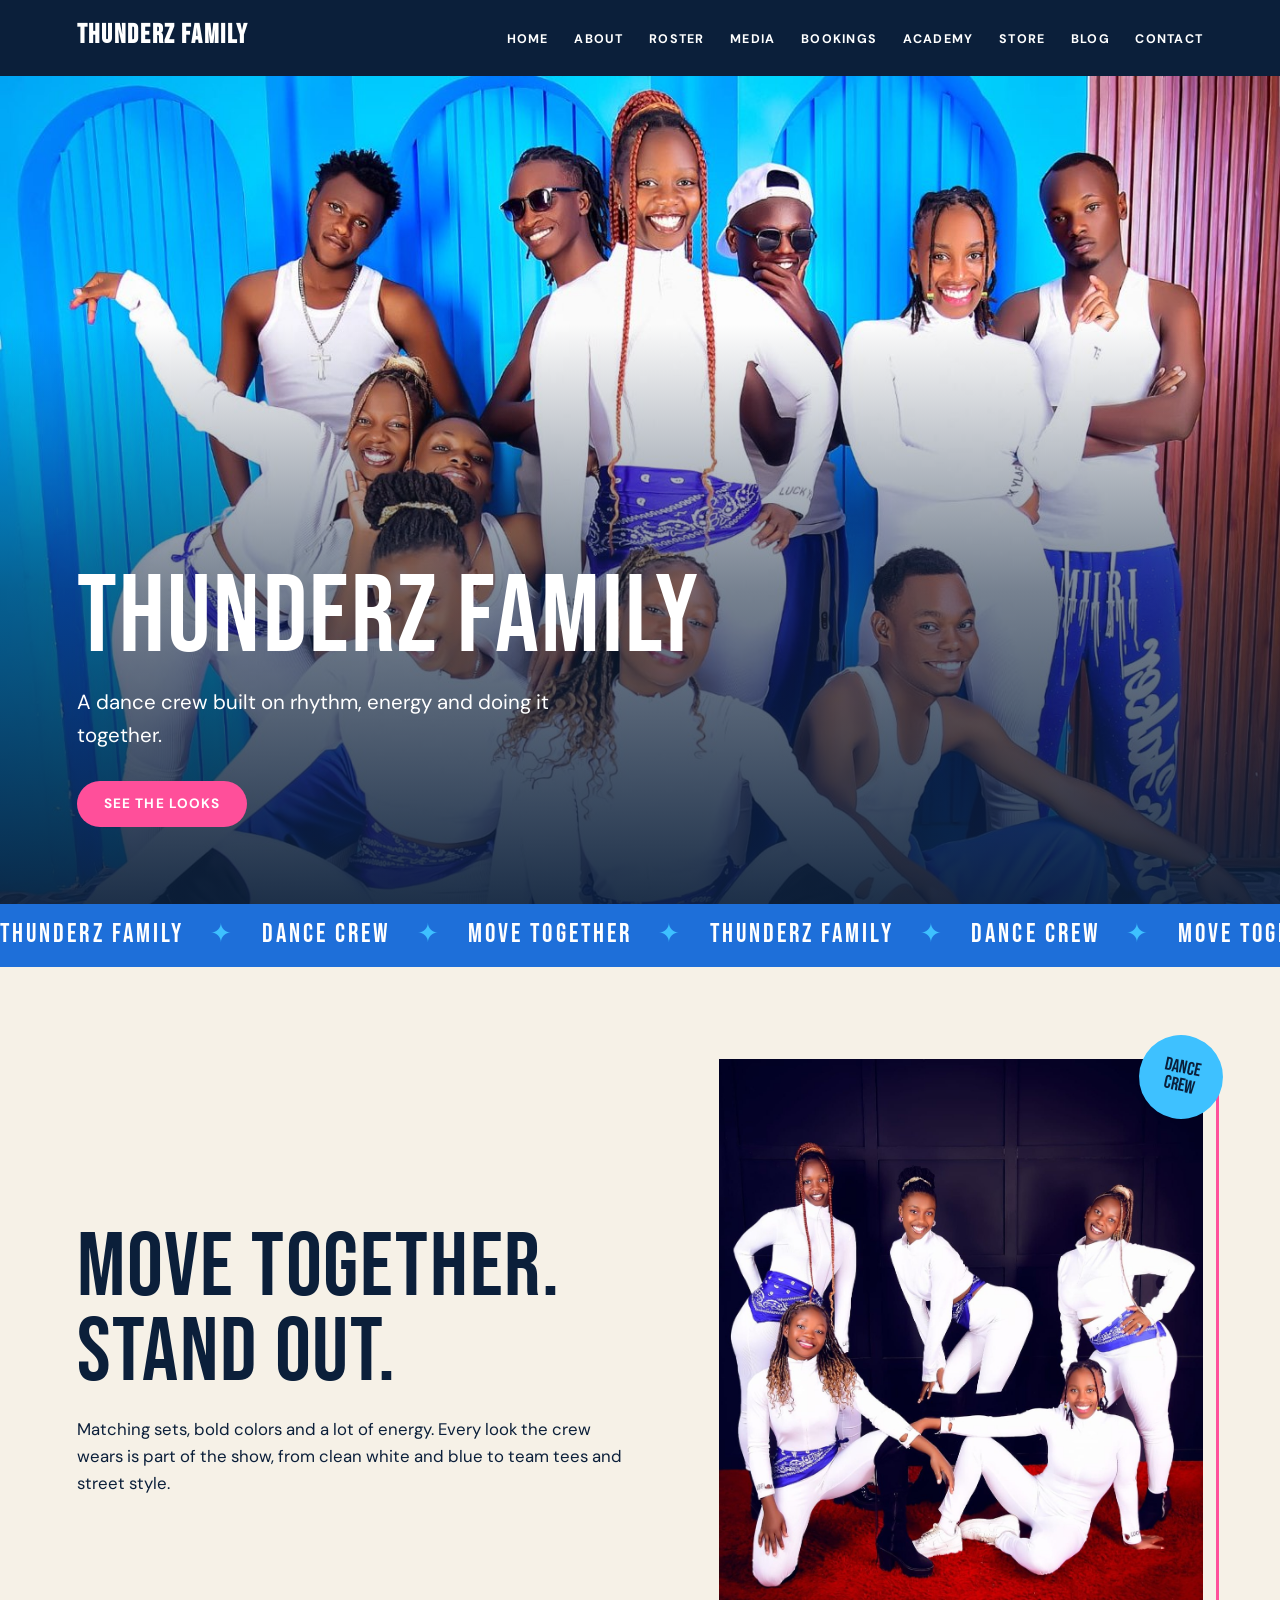
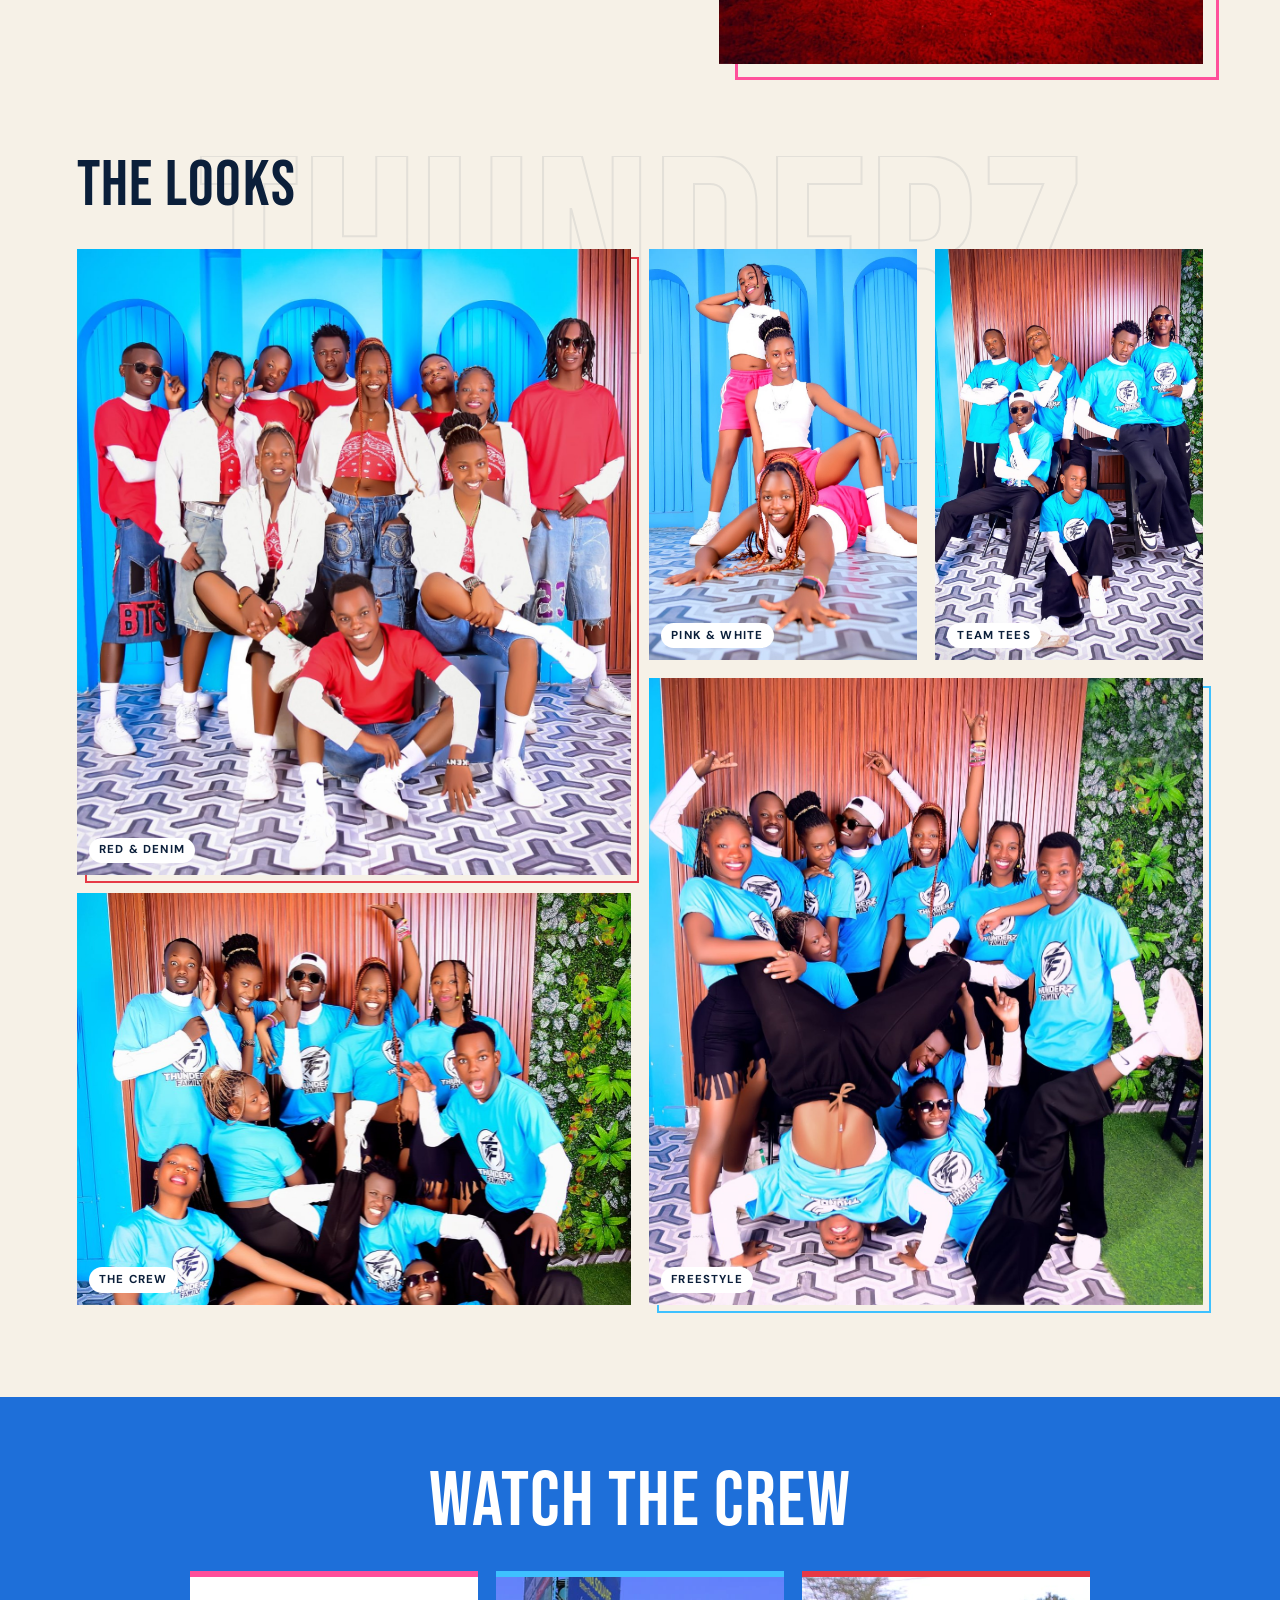
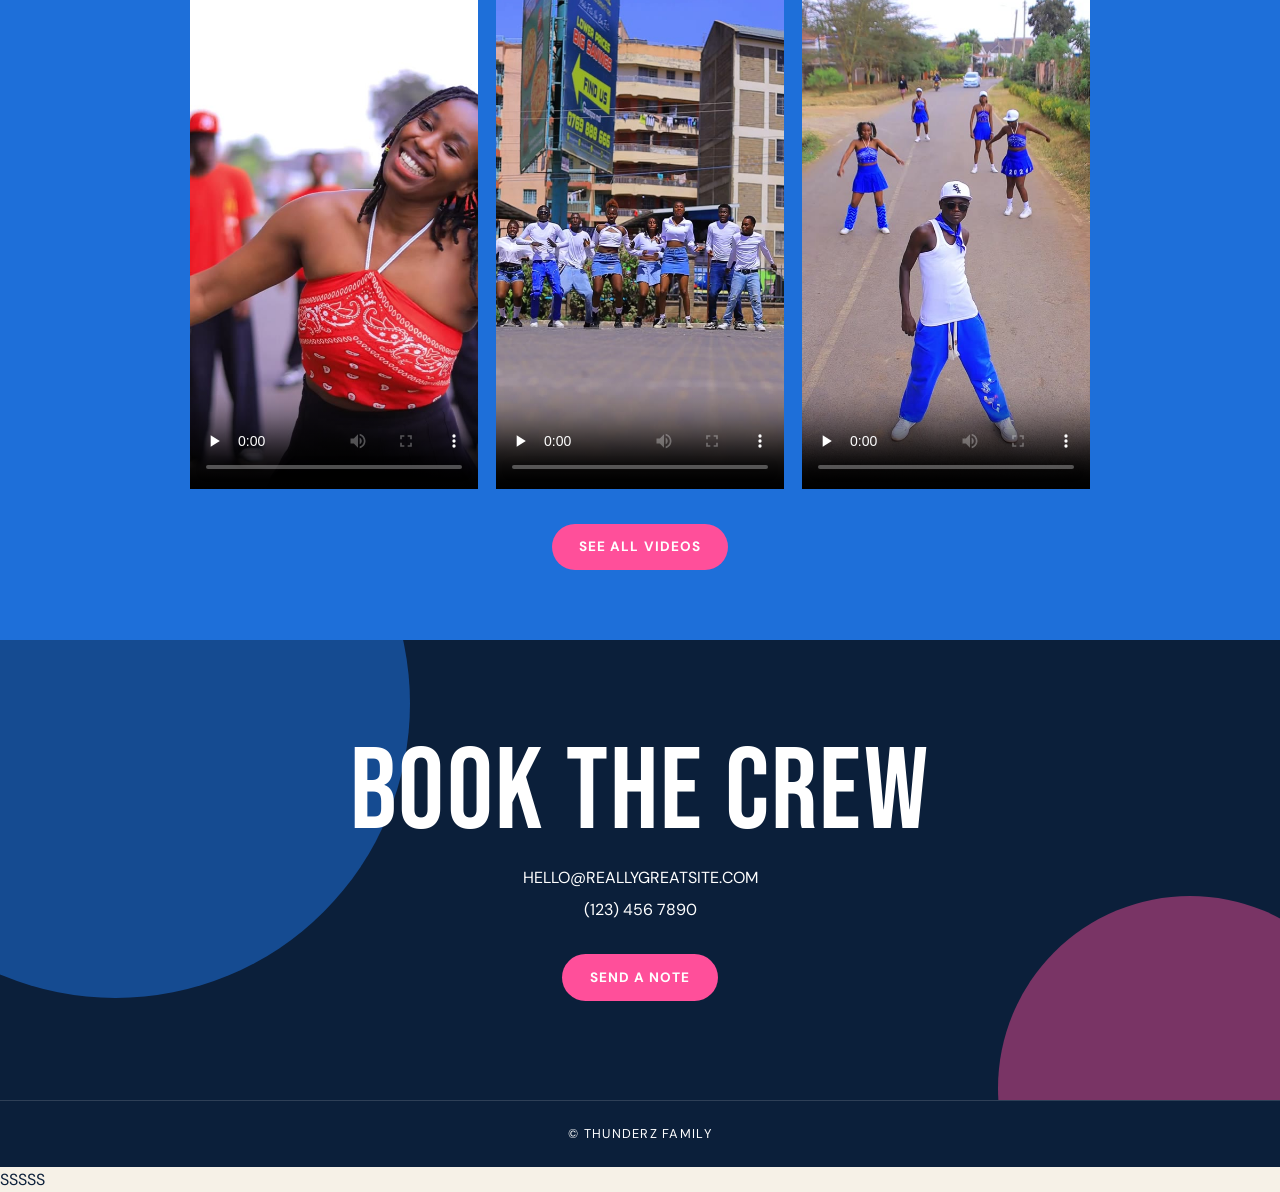
<file: index.html>
<!DOCTYPE html>
<html lang="en">
<head>
<meta charset="UTF-8">
<meta name="viewport" content="width=device-width, initial-scale=1">
<title>Thunderz Family | Dance Crew</title>
<link rel="preconnect" href="https://fonts.googleapis.com">
<link rel="preconnect" href="https://fonts.gstatic.com" crossorigin>
<link href="https://fonts.googleapis.com/css2?family=Bebas+Neue&family=DM+Sans:wght@400;500;700&display=swap" rel="stylesheet">
<link rel="stylesheet" href="style.css">
</head>
<body>

<nav class="nav">
  <a class="logo" href="index.html">Thunderz Family</a>
  <ul>
    <li><a class="on" href="index.html">Home</a></li>
    <li><a href="about.html">About</a></li>
    <li><a href="roster.html">Roster</a></li>
    <li><a href="media.html">Media</a></li>
    <li><a href="bookings.html">Bookings</a></li>
    <li><a href="academy.html">Academy</a></li>
    <li><a href="store.html">Store</a></li>
    <li><a href="blog.html">Blog</a></li>
    <li><a href="contact.html">Contact</a></li>
  </ul>
</nav>


<header class="hero" id="top">
  <img src="images/2.jpg" alt="Thunderz Family dance crew in white outfits">
  <div class="copy">
    <h1>Thunderz Family</h1>
    <p>A dance crew built on rhythm, energy and doing it together.</p>
    <a class="btn" href="#gallery">See the looks</a>
  </div>
</header>

<div class="marquee" aria-hidden="true">
  <div>THUNDERZ FAMILY <span>✦</span> DANCE CREW <span>✦</span> MOVE TOGETHER <span>✦</span> THUNDERZ FAMILY <span>✦</span> DANCE CREW <span>✦</span> MOVE TOGETHER <span>✦</span> THUNDERZ FAMILY <span>✦</span> DANCE CREW <span>✦</span> MOVE TOGETHER <span>✦</span> THUNDERZ FAMILY <span>✦</span> DANCE CREW <span>✦</span> MOVE TOGETHER <span>✦</span></div>
</div>

<section class="intro">
  <div>
    <h2>Move together.<br>Stand out.</h2>
    <p>Matching sets, bold colors and a lot of energy. Every look the crew wears is part of the show, from clean white and blue to team tees and street style.</p>
  </div>
  <div class="frame">
    <div class="dot">Dance<br>crew</div>
    <img src="images/1.jpg" alt="Five dancers in white outfits with blue bandanas">
  </div>
</section>

<section class="gallery" id="gallery">
  <div class="bg" aria-hidden="true">THUNDERZ</div>
  <h2>The looks</h2>
  <div class="mosaic">
    <figure class="tile g1 red"><img src="images/3.jpg" alt="Crew in red and white with denim"><span>Red &amp; denim</span></figure>
    <figure class="tile g2"><img src="images/7.jpg" alt="Three dancers in white and pink"><span>Pink &amp; white</span></figure>
    <figure class="tile g3"><img src="images/5.jpg" alt="Dancers in Thunderz Family tees"><span>Team tees</span></figure>
    <figure class="tile g4 sky"><img src="images/4.jpg" alt="Crew posing with a dancer upside down"><span>Freestyle</span></figure>
    <figure class="tile g5"><img src="images/6.jpg" alt="Crew posing together"><span>The crew</span></figure>
  </div>
</section>

<section class="watch">
  <h2>Watch the crew</h2>
  <div class="reel">
    <figure><video controls playsinline preload="none" poster="images/v1.jpg"><source src="videos/v1.mp4" type="video/mp4"></video></figure>
    <figure><video controls playsinline preload="none" poster="images/v2.jpg"><source src="videos/v2.mp4" type="video/mp4"></video></figure>
    <figure><video controls playsinline preload="none" poster="images/v3.jpg"><source src="videos/v3.mp4" type="video/mp4"></video></figure>
  </div>
  <a class="btn" href="media.html">See all videos</a>
</section>

<section class="contact" id="contact">
  <h2>Book the crew</h2>
  <p>HELLO@REALLYGREATSITE.COM</p>
  <p>(123) 456 7890</p>
  <a class="btn" href="mailto:hello@reallygreatsite.com">Send a note</a>
</section>

<footer>© THUNDERZ FAMILY</footer>

</body>
</html>SSSSS
</file>
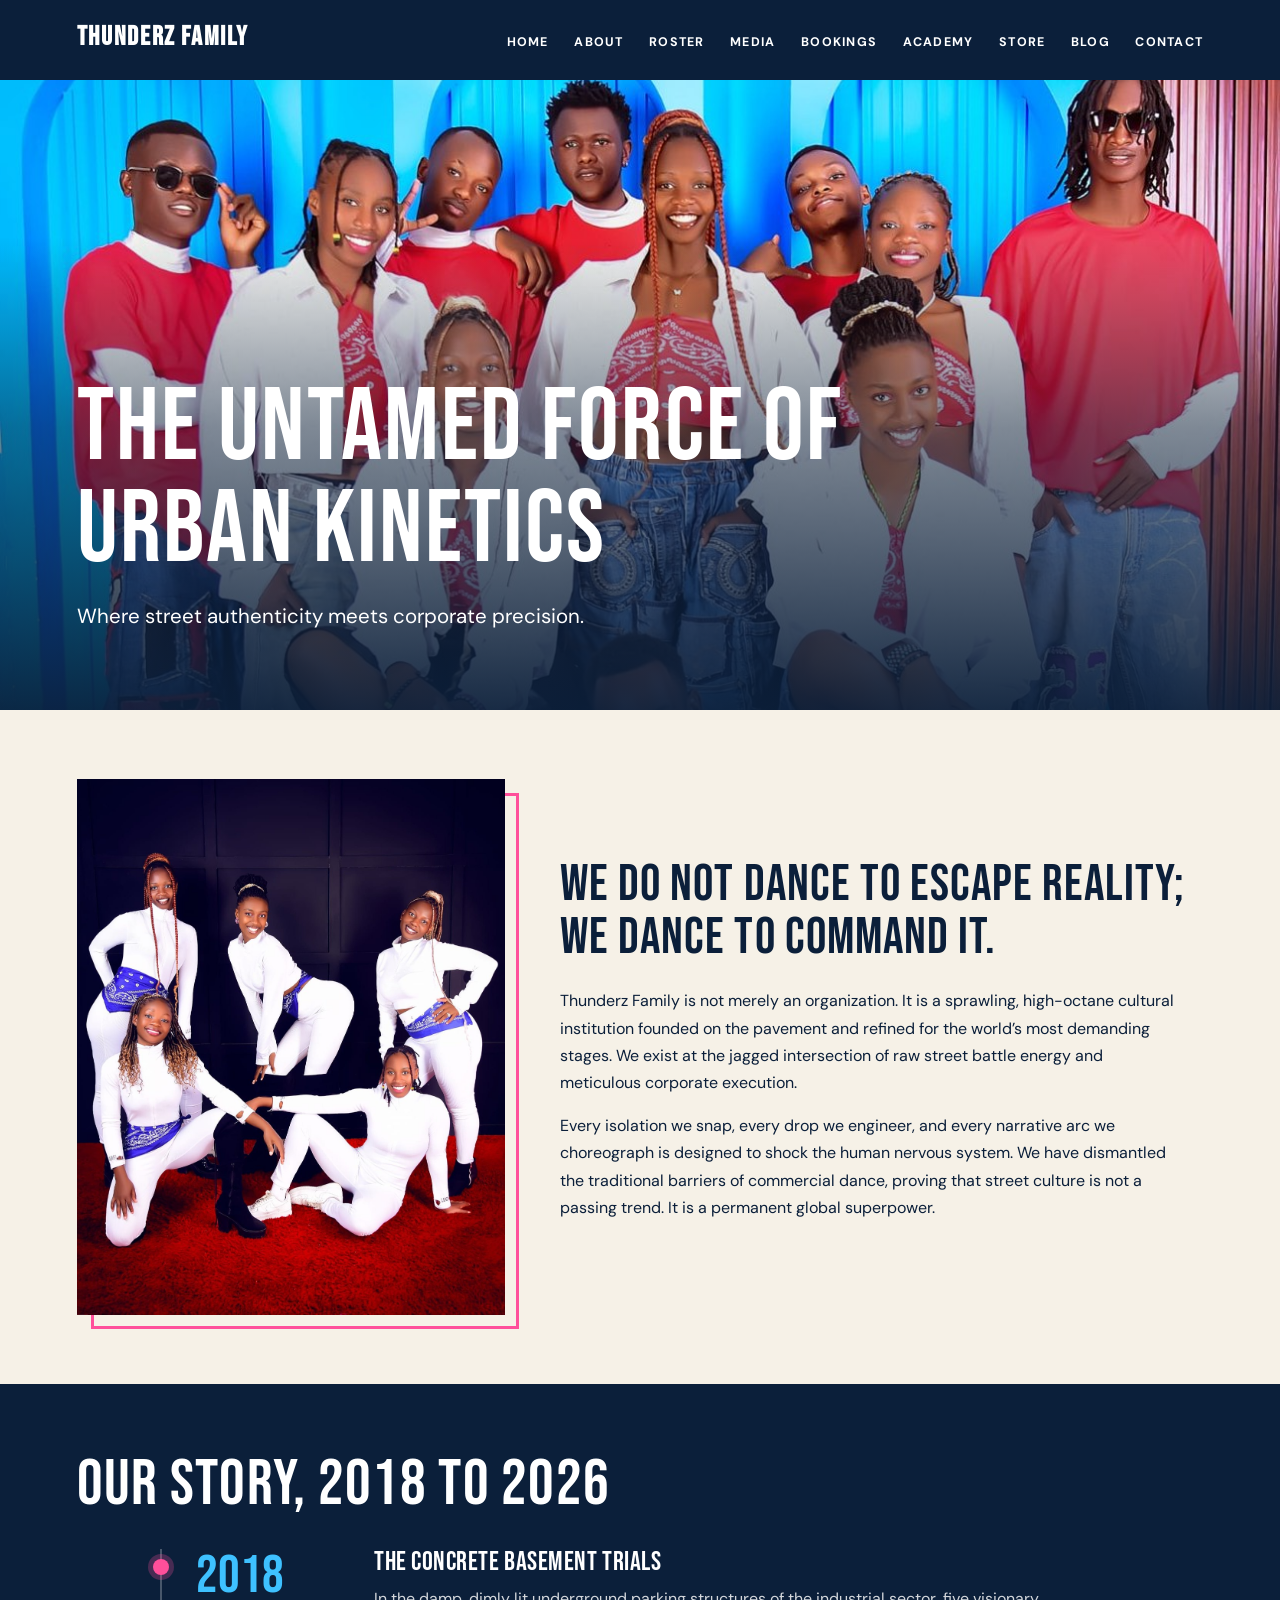
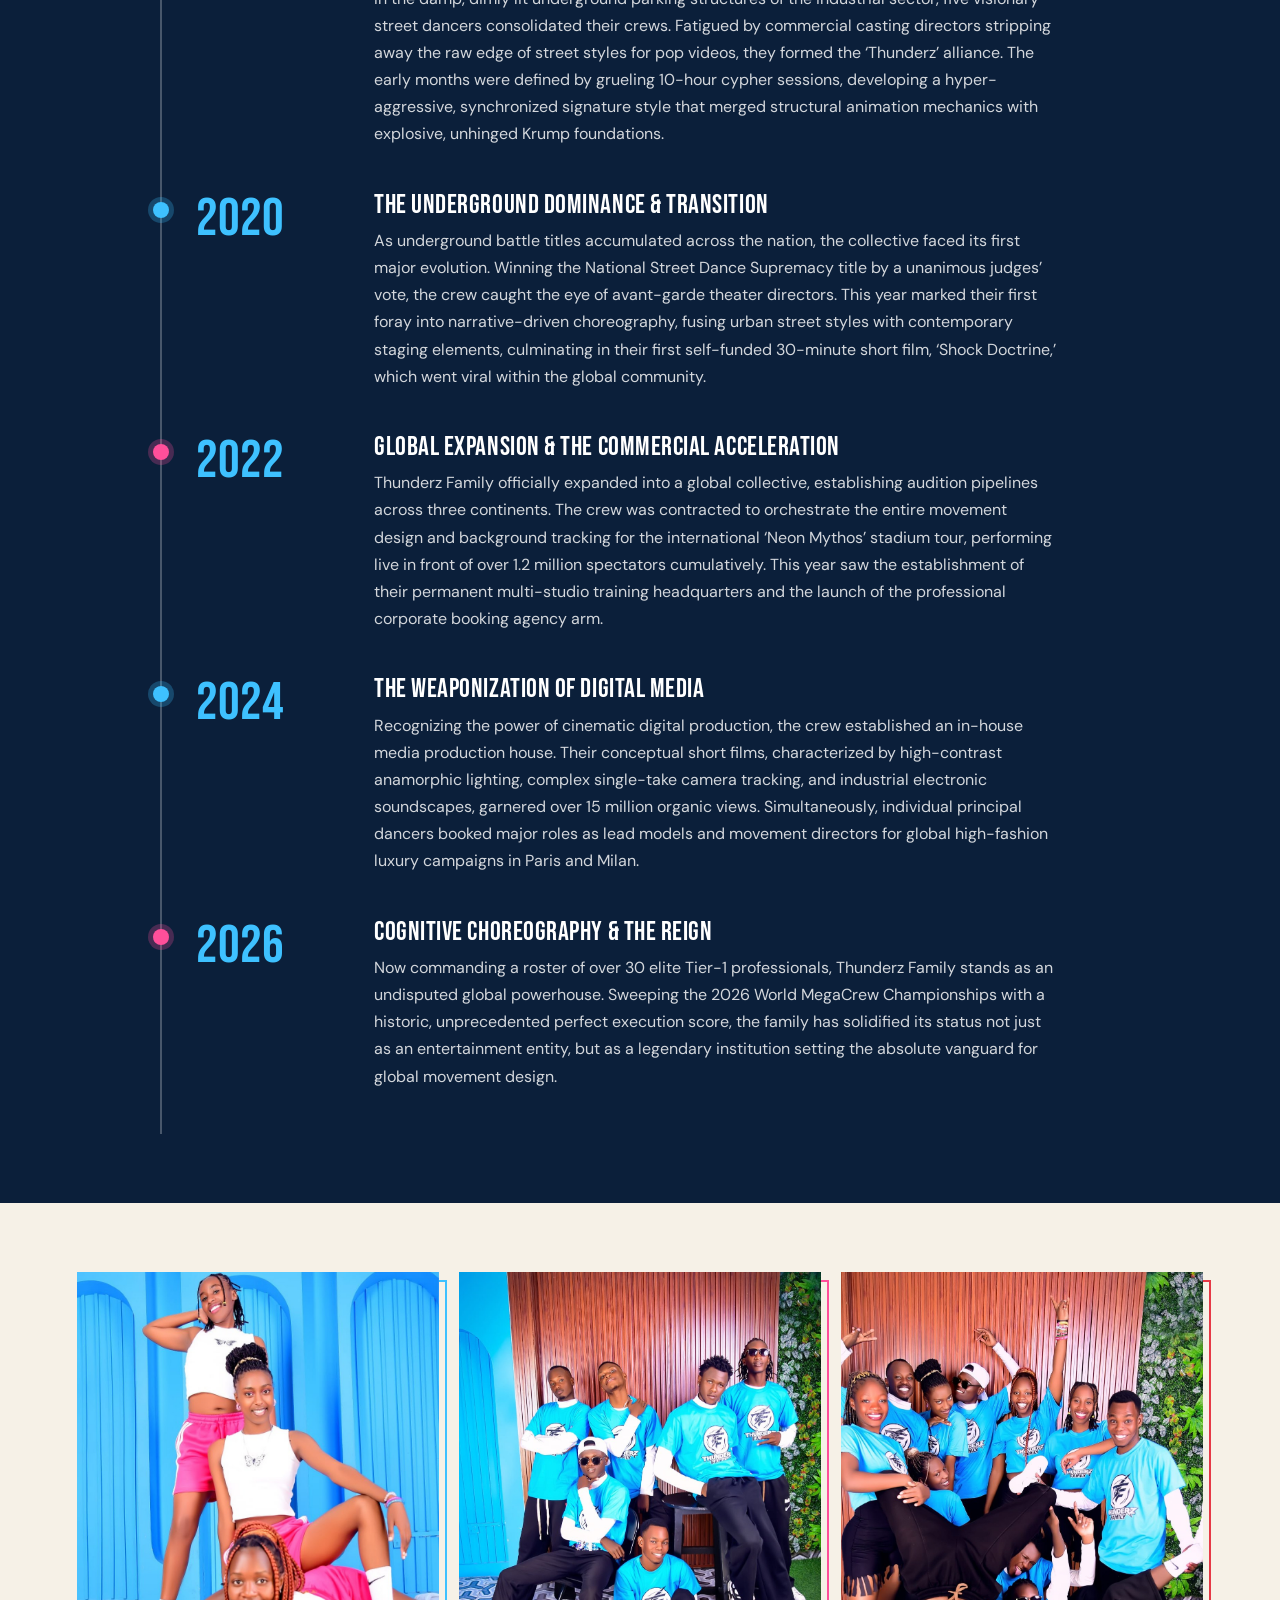
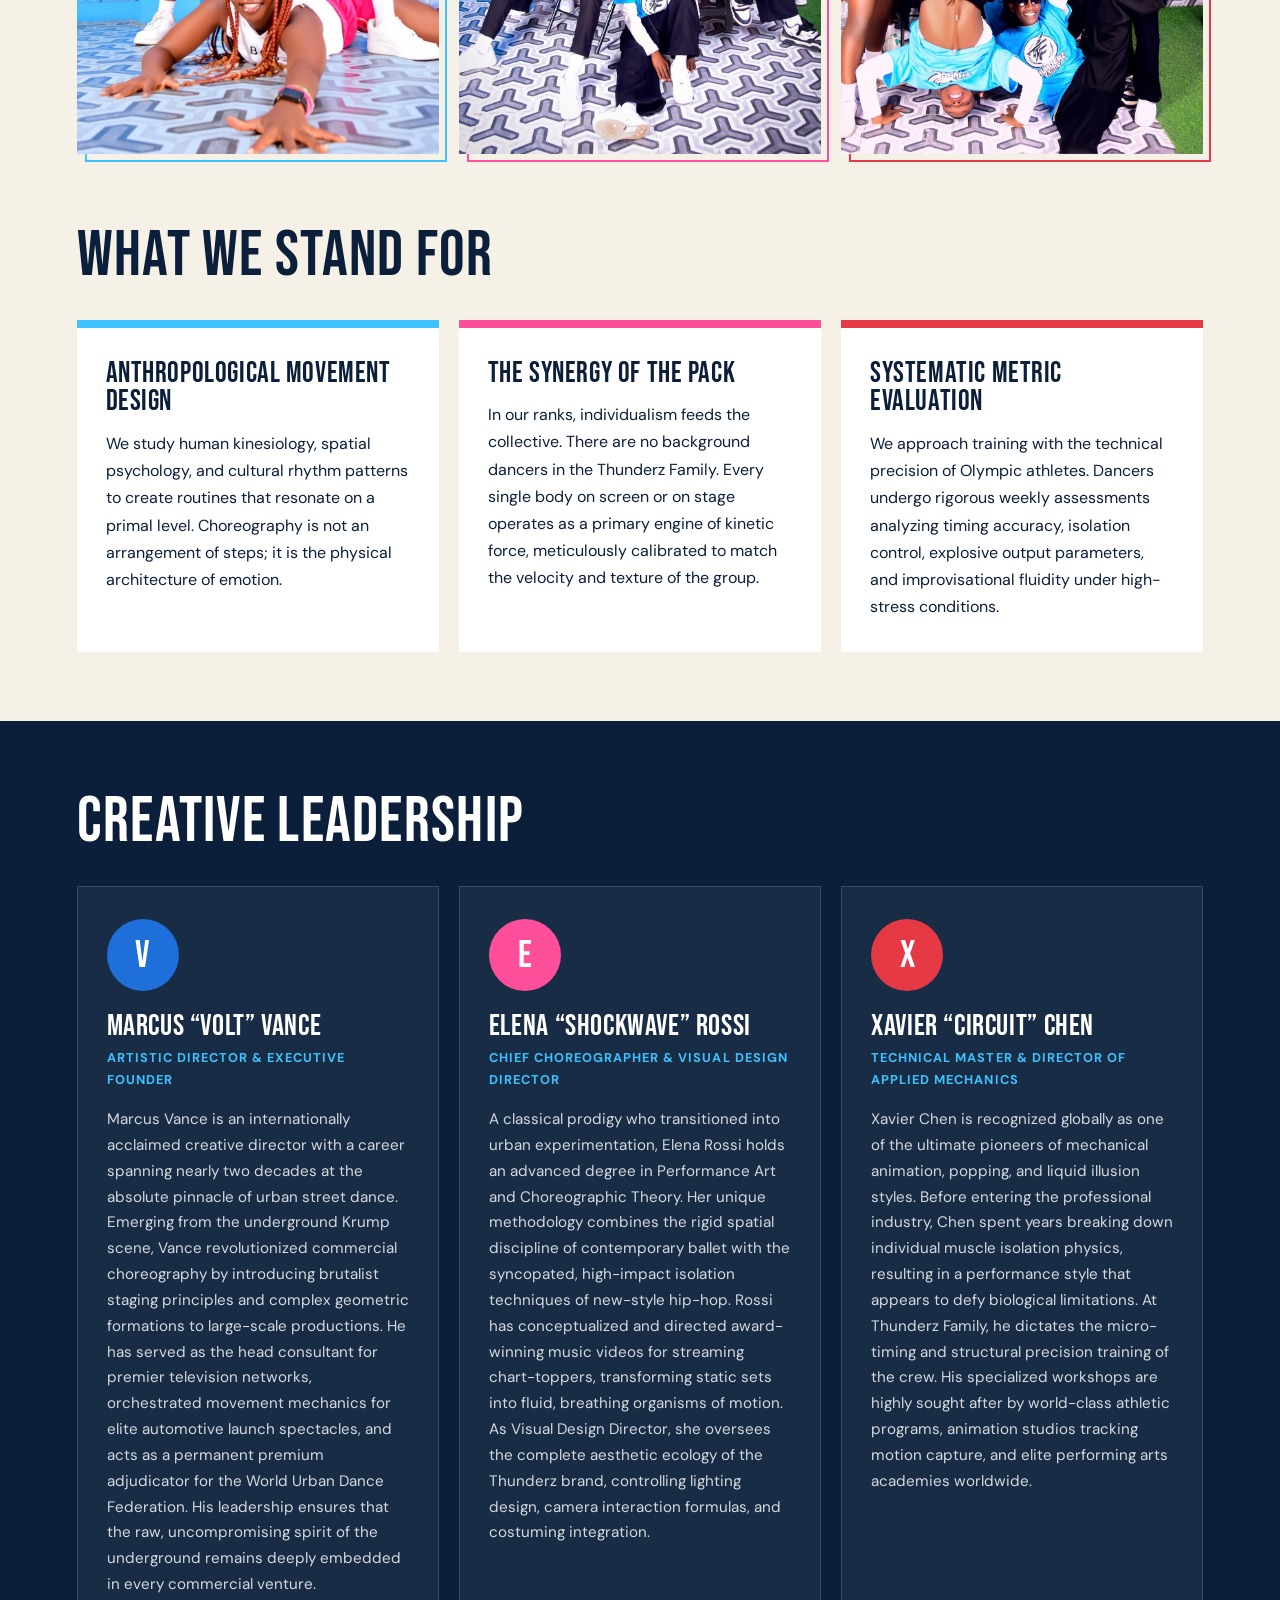
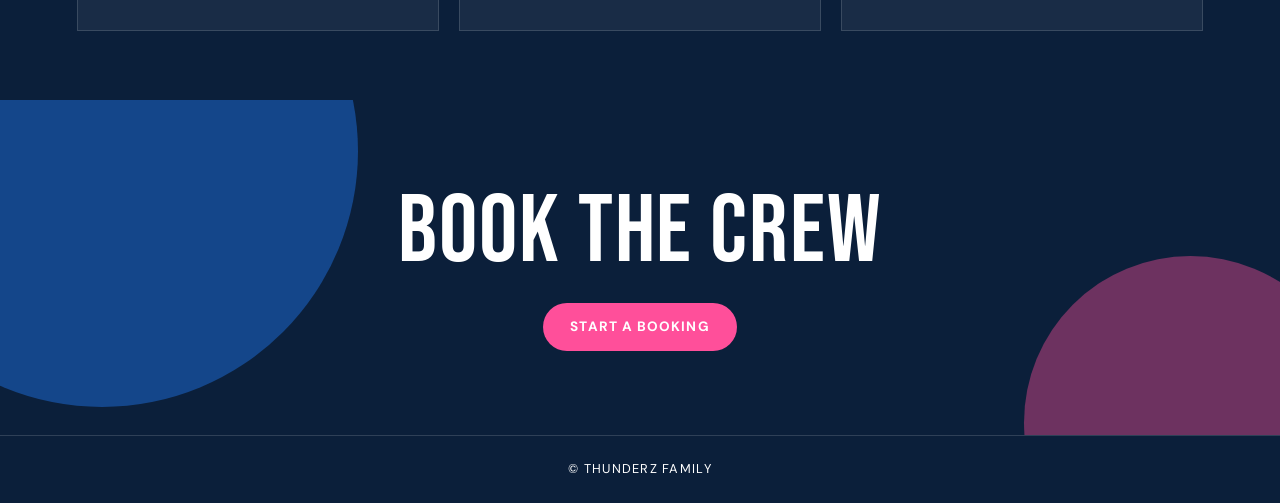
<file: about.html>
<!DOCTYPE html>
<html lang="en">
<head>
<meta charset="UTF-8">
<meta name="viewport" content="width=device-width, initial-scale=1">
<title>About | Thunderz Family</title>
<link rel="preconnect" href="https://fonts.googleapis.com">
<link rel="preconnect" href="https://fonts.gstatic.com" crossorigin>
<link href="https://fonts.googleapis.com/css2?family=Bebas+Neue&family=DM+Sans:wght@400;500;700&display=swap" rel="stylesheet">
<link rel="stylesheet" href="pages.css">
</head>
<body>

<nav class="nav">
  <a class="logo" href="index.html">Thunderz Family</a>
  <ul>
    <li><a href="index.html">Home</a></li>
    <li><a class="on" href="about.html">About</a></li>
    <li><a href="roster.html">Roster</a></li>
    <li><a href="media.html">Media</a></li>
    <li><a href="bookings.html">Bookings</a></li>
    <li><a href="academy.html">Academy</a></li>
    <li><a href="store.html">Store</a></li>
    <li><a href="blog.html">Blog</a></li>
    <li><a href="contact.html">Contact</a></li>
  </ul>
</nav>

<header class="page-hero">
  <img src="images/3.jpg" alt="Thunderz Family crew in red and white with denim" style="object-position:50% 22%">
  <div class="copy">
    <h1>The untamed force of urban kinetics</h1>
    <p>Where street authenticity meets corporate precision.</p>
  </div>
</header>

<section class="section manifesto">
  <div class="frame"><img src="images/1.jpg" alt="Five dancers in white with blue bandanas"></div>
  <div>
    <h2 class="lead">We do not dance to escape reality; we dance to command it.</h2>
    <p>Thunderz Family is not merely an organization. It is a sprawling, high-octane cultural institution founded on the pavement and refined for the world’s most demanding stages. We exist at the jagged intersection of raw street battle energy and meticulous corporate execution.</p>
    <p>Every isolation we snap, every drop we engineer, and every narrative arc we choreograph is designed to shock the human nervous system. We have dismantled the traditional barriers of commercial dance, proving that street culture is not a passing trend. It is a permanent global superpower.</p>
  </div>
</section>

<section class="section dark">
  <h2 class="title">Our story, 2018 to 2026</h2>
  <ol class="timeline">
    <li><span class="yr">2018</span><div><h3>The concrete basement trials</h3><p>In the damp, dimly lit underground parking structures of the industrial sector, five visionary street dancers consolidated their crews. Fatigued by commercial casting directors stripping away the raw edge of street styles for pop videos, they formed the ‘Thunderz’ alliance. The early months were defined by grueling 10-hour cypher sessions, developing a hyper-aggressive, synchronized signature style that merged structural animation mechanics with explosive, unhinged Krump foundations.</p></div></li>
    <li><span class="yr">2020</span><div><h3>The underground dominance &amp; transition</h3><p>As underground battle titles accumulated across the nation, the collective faced its first major evolution. Winning the National Street Dance Supremacy title by a unanimous judges’ vote, the crew caught the eye of avant-garde theater directors. This year marked their first foray into narrative-driven choreography, fusing urban street styles with contemporary staging elements, culminating in their first self-funded 30-minute short film, ‘Shock Doctrine,’ which went viral within the global community.</p></div></li>
    <li><span class="yr">2022</span><div><h3>Global expansion &amp; the commercial acceleration</h3><p>Thunderz Family officially expanded into a global collective, establishing audition pipelines across three continents. The crew was contracted to orchestrate the entire movement design and background tracking for the international ‘Neon Mythos’ stadium tour, performing live in front of over 1.2 million spectators cumulatively. This year saw the establishment of their permanent multi-studio training headquarters and the launch of the professional corporate booking agency arm.</p></div></li>
    <li><span class="yr">2024</span><div><h3>The weaponization of digital media</h3><p>Recognizing the power of cinematic digital production, the crew established an in-house media production house. Their conceptual short films, characterized by high-contrast anamorphic lighting, complex single-take camera tracking, and industrial electronic soundscapes, garnered over 15 million organic views. Simultaneously, individual principal dancers booked major roles as lead models and movement directors for global high-fashion luxury campaigns in Paris and Milan.</p></div></li>
    <li><span class="yr">2026</span><div><h3>Cognitive choreography &amp; the reign</h3><p>Now commanding a roster of over 30 elite Tier-1 professionals, Thunderz Family stands as an undisputed global powerhouse. Sweeping the 2026 World MegaCrew Championships with a historic, unprecedented perfect execution score, the family has solidified its status not just as an entertainment entity, but as a legendary institution setting the absolute vanguard for global movement design.</p></div></li>
  </ol>
</section>

<div class="strip" style="padding-top:calc(var(--pad) * .9)">
  <figure><img src="images/7.jpg" alt="Three dancers in white and pink"></figure>
  <figure><img src="images/5.jpg" alt="Dancers in Thunderz Family tees"></figure>
  <figure><img src="images/4.jpg" alt="Crew posing with a dancer upside down"></figure>
</div>

<section class="section" style="padding-top:0">
  <h2 class="title">What we stand for</h2>
  <div class="pillars">
    <article class="pillar"><h3>Anthropological movement design</h3><p>We study human kinesiology, spatial psychology, and cultural rhythm patterns to create routines that resonate on a primal level. Choreography is not an arrangement of steps; it is the physical architecture of emotion.</p></article>
    <article class="pillar"><h3>The synergy of the pack</h3><p>In our ranks, individualism feeds the collective. There are no background dancers in the Thunderz Family. Every single body on screen or on stage operates as a primary engine of kinetic force, meticulously calibrated to match the velocity and texture of the group.</p></article>
    <article class="pillar"><h3>Systematic metric evaluation</h3><p>We approach training with the technical precision of Olympic athletes. Dancers undergo rigorous weekly assessments analyzing timing accuracy, isolation control, explosive output parameters, and improvisational fluidity under high-stress conditions.</p></article>
  </div>
</section>

<section class="section dark">
  <h2 class="title">Creative leadership</h2>
  <div class="bios">
    <article class="bio"><div class="badge">V</div><h3>Marcus “Volt” Vance</h3><p class="role">Artistic Director &amp; Executive Founder</p><p>Marcus Vance is an internationally acclaimed creative director with a career spanning nearly two decades at the absolute pinnacle of urban street dance. Emerging from the underground Krump scene, Vance revolutionized commercial choreography by introducing brutalist staging principles and complex geometric formations to large-scale productions. He has served as the head consultant for premier television networks, orchestrated movement mechanics for elite automotive launch spectacles, and acts as a permanent premium adjudicator for the World Urban Dance Federation. His leadership ensures that the raw, uncompromising spirit of the underground remains deeply embedded in every commercial venture.</p></article>
    <article class="bio"><div class="badge">E</div><h3>Elena “Shockwave” Rossi</h3><p class="role">Chief Choreographer &amp; Visual Design Director</p><p>A classical prodigy who transitioned into urban experimentation, Elena Rossi holds an advanced degree in Performance Art and Choreographic Theory. Her unique methodology combines the rigid spatial discipline of contemporary ballet with the syncopated, high-impact isolation techniques of new-style hip-hop. Rossi has conceptualized and directed award-winning music videos for streaming chart-toppers, transforming static sets into fluid, breathing organisms of motion. As Visual Design Director, she oversees the complete aesthetic ecology of the Thunderz brand, controlling lighting design, camera interaction formulas, and costuming integration.</p></article>
    <article class="bio"><div class="badge">X</div><h3>Xavier “Circuit” Chen</h3><p class="role">Technical Master &amp; Director of Applied Mechanics</p><p>Xavier Chen is recognized globally as one of the ultimate pioneers of mechanical animation, popping, and liquid illusion styles. Before entering the professional industry, Chen spent years breaking down individual muscle isolation physics, resulting in a performance style that appears to defy biological limitations. At Thunderz Family, he dictates the micro-timing and structural precision training of the crew. His specialized workshops are highly sought after by world-class athletic programs, animation studios tracking motion capture, and elite performing arts academies worldwide.</p></article>
  </div>
</section>

<section class="cta">
  <h2>Book the crew</h2>
  <a class="btn" href="bookings.html">Start a booking</a>
</section>

<footer>© THUNDERZ FAMILY</footer>

</body>
</html>
</file>
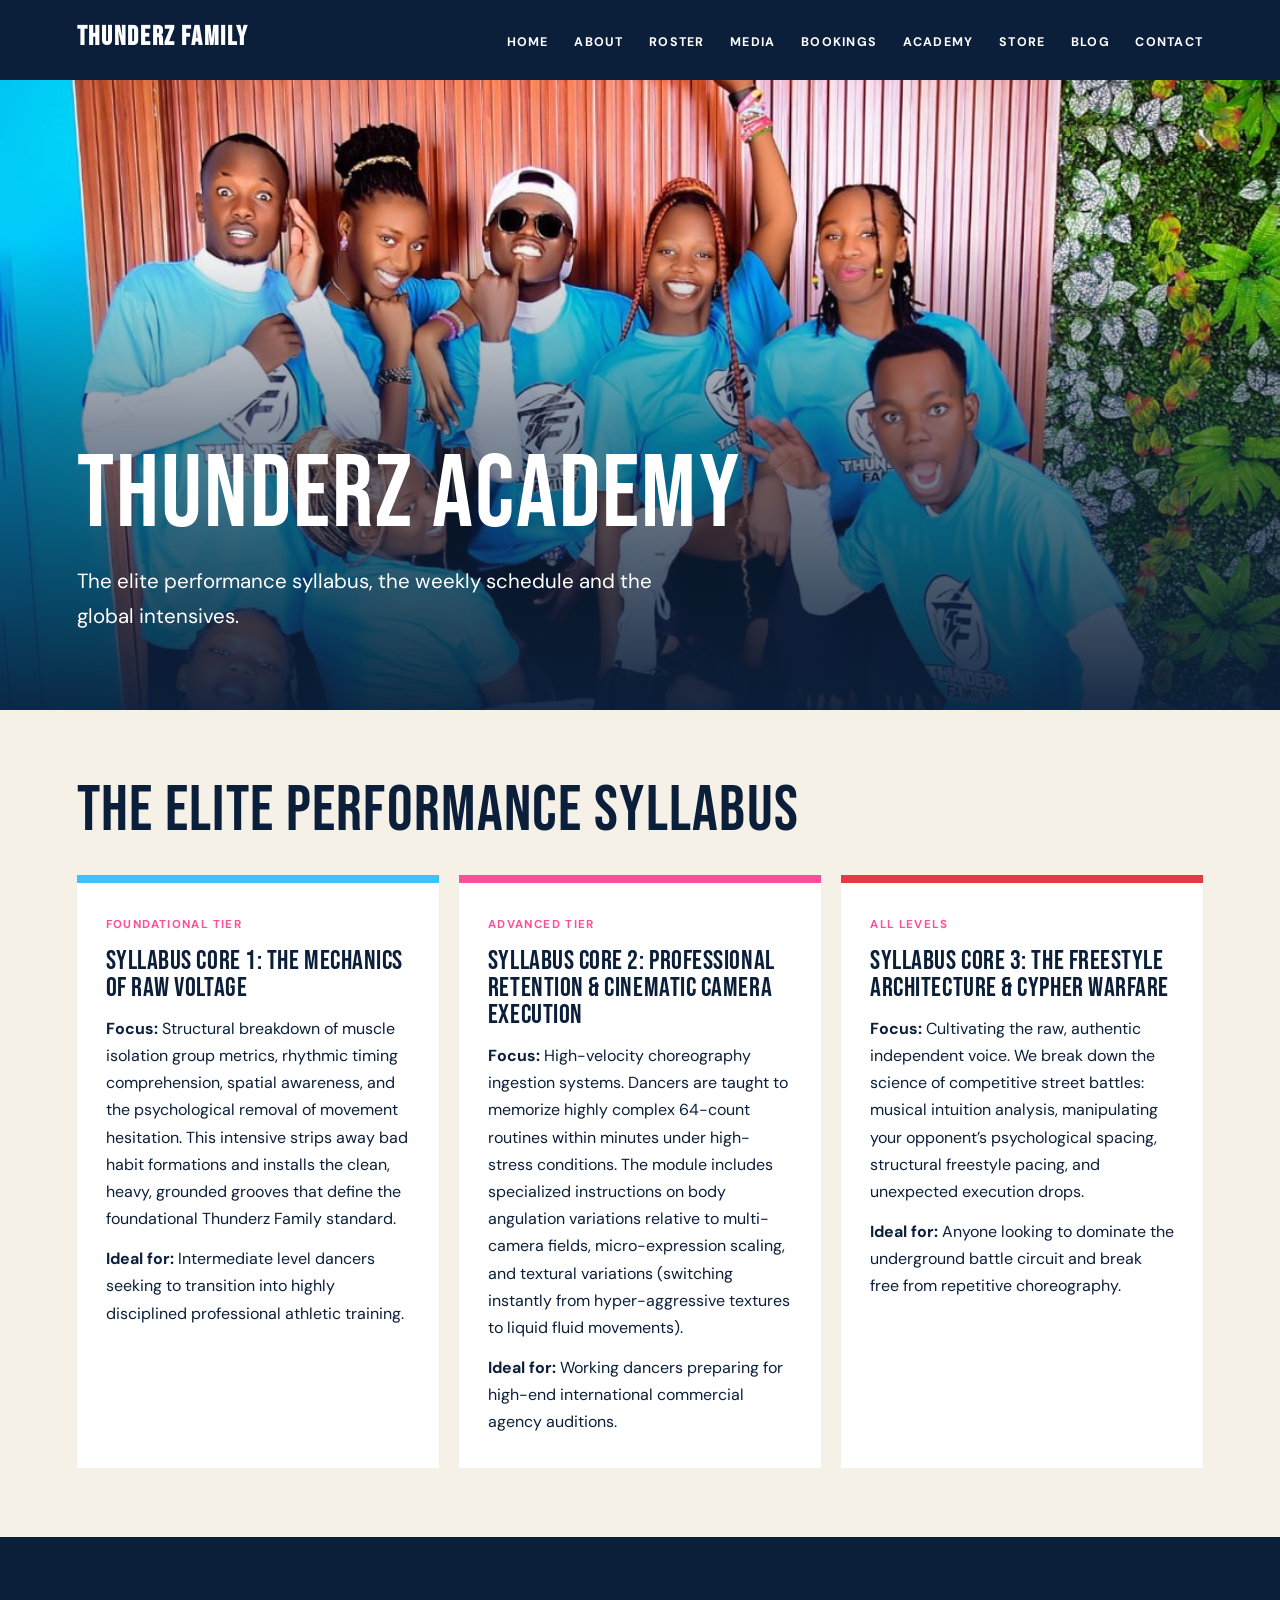
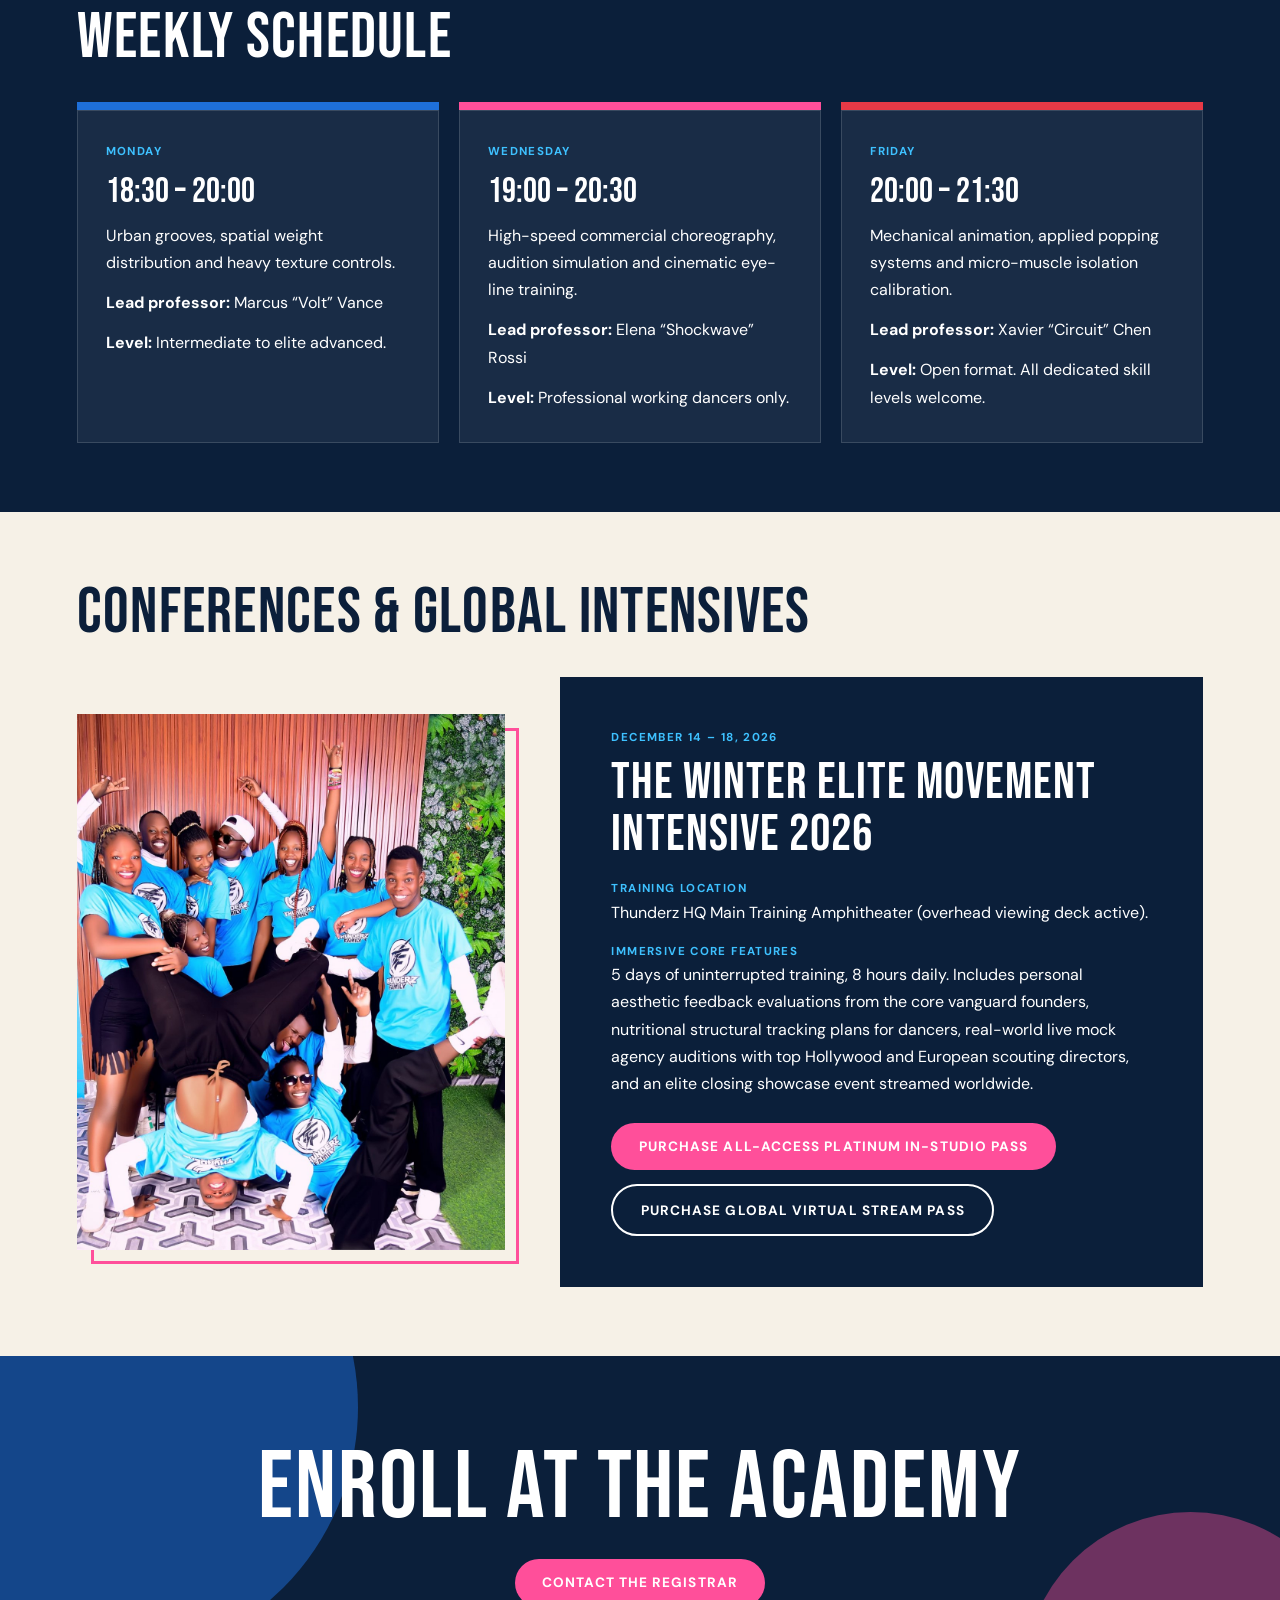
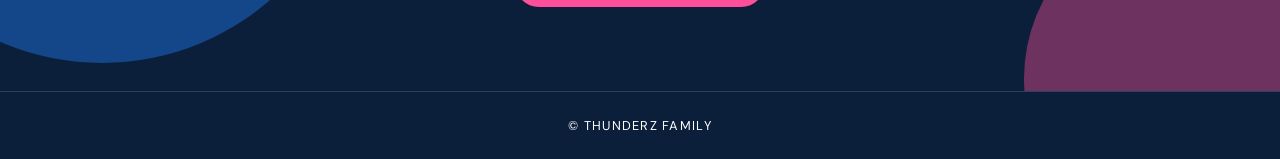
<file: academy.html>
<!DOCTYPE html>
<html lang="en">
<head>
<meta charset="UTF-8">
<meta name="viewport" content="width=device-width, initial-scale=1">
<title>Academy | Thunderz Family</title>
<link rel="preconnect" href="https://fonts.googleapis.com">
<link rel="preconnect" href="https://fonts.gstatic.com" crossorigin>
<link href="https://fonts.googleapis.com/css2?family=Bebas+Neue&family=DM+Sans:wght@400;500;700&display=swap" rel="stylesheet">
<link rel="stylesheet" href="pages.css">
</head>
<body>

<nav class="nav">
  <a class="logo" href="index.html">Thunderz Family</a>
  <ul>
    <li><a href="index.html">Home</a></li>
    <li><a href="about.html">About</a></li>
    <li><a href="roster.html">Roster</a></li>
    <li><a href="media.html">Media</a></li>
    <li><a href="bookings.html">Bookings</a></li>
    <li><a class="on" href="academy.html">Academy</a></li>
    <li><a href="store.html">Store</a></li>
    <li><a href="blog.html">Blog</a></li>
    <li><a href="contact.html">Contact</a></li>
  </ul>
</nav>

<header class="page-hero">
  <img src="images/6.jpg" alt="Thunderz Family crew posing together" style="object-position:50% 18%">
  <div class="copy">
    <h1>Thunderz Academy</h1>
    <p>The elite performance syllabus, the weekly schedule and the global intensives.</p>
  </div>
</header>

<section class="section">
  <h2 class="title">The elite performance syllabus</h2>
  <div class="cards">
    <article class="card">
      <p class="label">Foundational tier</p>
      <h3>Syllabus core 1: The mechanics of raw voltage</h3>
      <p><b>Focus:</b> Structural breakdown of muscle isolation group metrics, rhythmic timing comprehension, spatial awareness, and the psychological removal of movement hesitation. This intensive strips away bad habit formations and installs the clean, heavy, grounded grooves that define the foundational Thunderz Family standard.</p>
      <p><b>Ideal for:</b> Intermediate level dancers seeking to transition into highly disciplined professional athletic training.</p>
    </article>
    <article class="card">
      <p class="label">Advanced tier</p>
      <h3>Syllabus core 2: Professional retention &amp; cinematic camera execution</h3>
      <p><b>Focus:</b> High-velocity choreography ingestion systems. Dancers are taught to memorize highly complex 64-count routines within minutes under high-stress conditions. The module includes specialized instructions on body angulation variations relative to multi-camera fields, micro-expression scaling, and textural variations (switching instantly from hyper-aggressive textures to liquid fluid movements).</p>
      <p><b>Ideal for:</b> Working dancers preparing for high-end international commercial agency auditions.</p>
    </article>
    <article class="card">
      <p class="label">All levels</p>
      <h3>Syllabus core 3: The freestyle architecture &amp; cypher warfare</h3>
      <p><b>Focus:</b> Cultivating the raw, authentic independent voice. We break down the science of competitive street battles: musical intuition analysis, manipulating your opponent’s psychological spacing, structural freestyle pacing, and unexpected execution drops.</p>
      <p><b>Ideal for:</b> Anyone looking to dominate the underground battle circuit and break free from repetitive choreography.</p>
    </article>
  </div>
</section>

<section class="section dark sched">
  <h2 class="title">Weekly schedule</h2>
  <div class="cards">
    <article class="card"><p class="label">Monday</p><p class="when">18:30 – 20:00</p><p>Urban grooves, spatial weight distribution and heavy texture controls.</p><p><b>Lead professor:</b> Marcus “Volt” Vance</p><p><b>Level:</b> Intermediate to elite advanced.</p></article>
    <article class="card"><p class="label">Wednesday</p><p class="when">19:00 – 20:30</p><p>High-speed commercial choreography, audition simulation and cinematic eye-line training.</p><p><b>Lead professor:</b> Elena “Shockwave” Rossi</p><p><b>Level:</b> Professional working dancers only.</p></article>
    <article class="card"><p class="label">Friday</p><p class="when">20:00 – 21:30</p><p>Mechanical animation, applied popping systems and micro-muscle isolation calibration.</p><p><b>Lead professor:</b> Xavier “Circuit” Chen</p><p><b>Level:</b> Open format. All dedicated skill levels welcome.</p></article>
  </div>
</section>

<section class="section">
  <h2 class="title">Conferences &amp; global intensives</h2>
  <div class="split">
    <div class="frame"><img src="images/4.jpg" alt="Crew posing with a dancer upside down" style="object-position:50% 40%"></div>
    <div class="intensive">
      <p class="label" style="color:var(--color-sky)">December 14 – 18, 2026</p>
      <h3>The Winter Elite Movement Intensive 2026</h3>
      <dl>
        <div><dt>Training location</dt><dd>Thunderz HQ Main Training Amphitheater (overhead viewing deck active).</dd></div>
        <div><dt>Immersive core features</dt><dd>5 days of uninterrupted training, 8 hours daily. Includes personal aesthetic feedback evaluations from the core vanguard founders, nutritional structural tracking plans for dancers, real-world live mock agency auditions with top Hollywood and European scouting directors, and an elite closing showcase event streamed worldwide.</dd></div>
      </dl>
      <div class="row-btns">
        <a class="btn" href="contact.html">Purchase all-access platinum in-studio pass</a>
        <a class="btn alt" href="contact.html">Purchase global virtual stream pass</a>
      </div>
    </div>
  </div>
</section>

<section class="cta">
  <h2>Enroll at the academy</h2>
  <a class="btn" href="contact.html">Contact the registrar</a>
</section>

<footer>© THUNDERZ FAMILY</footer>

</body>
</html>
</file>
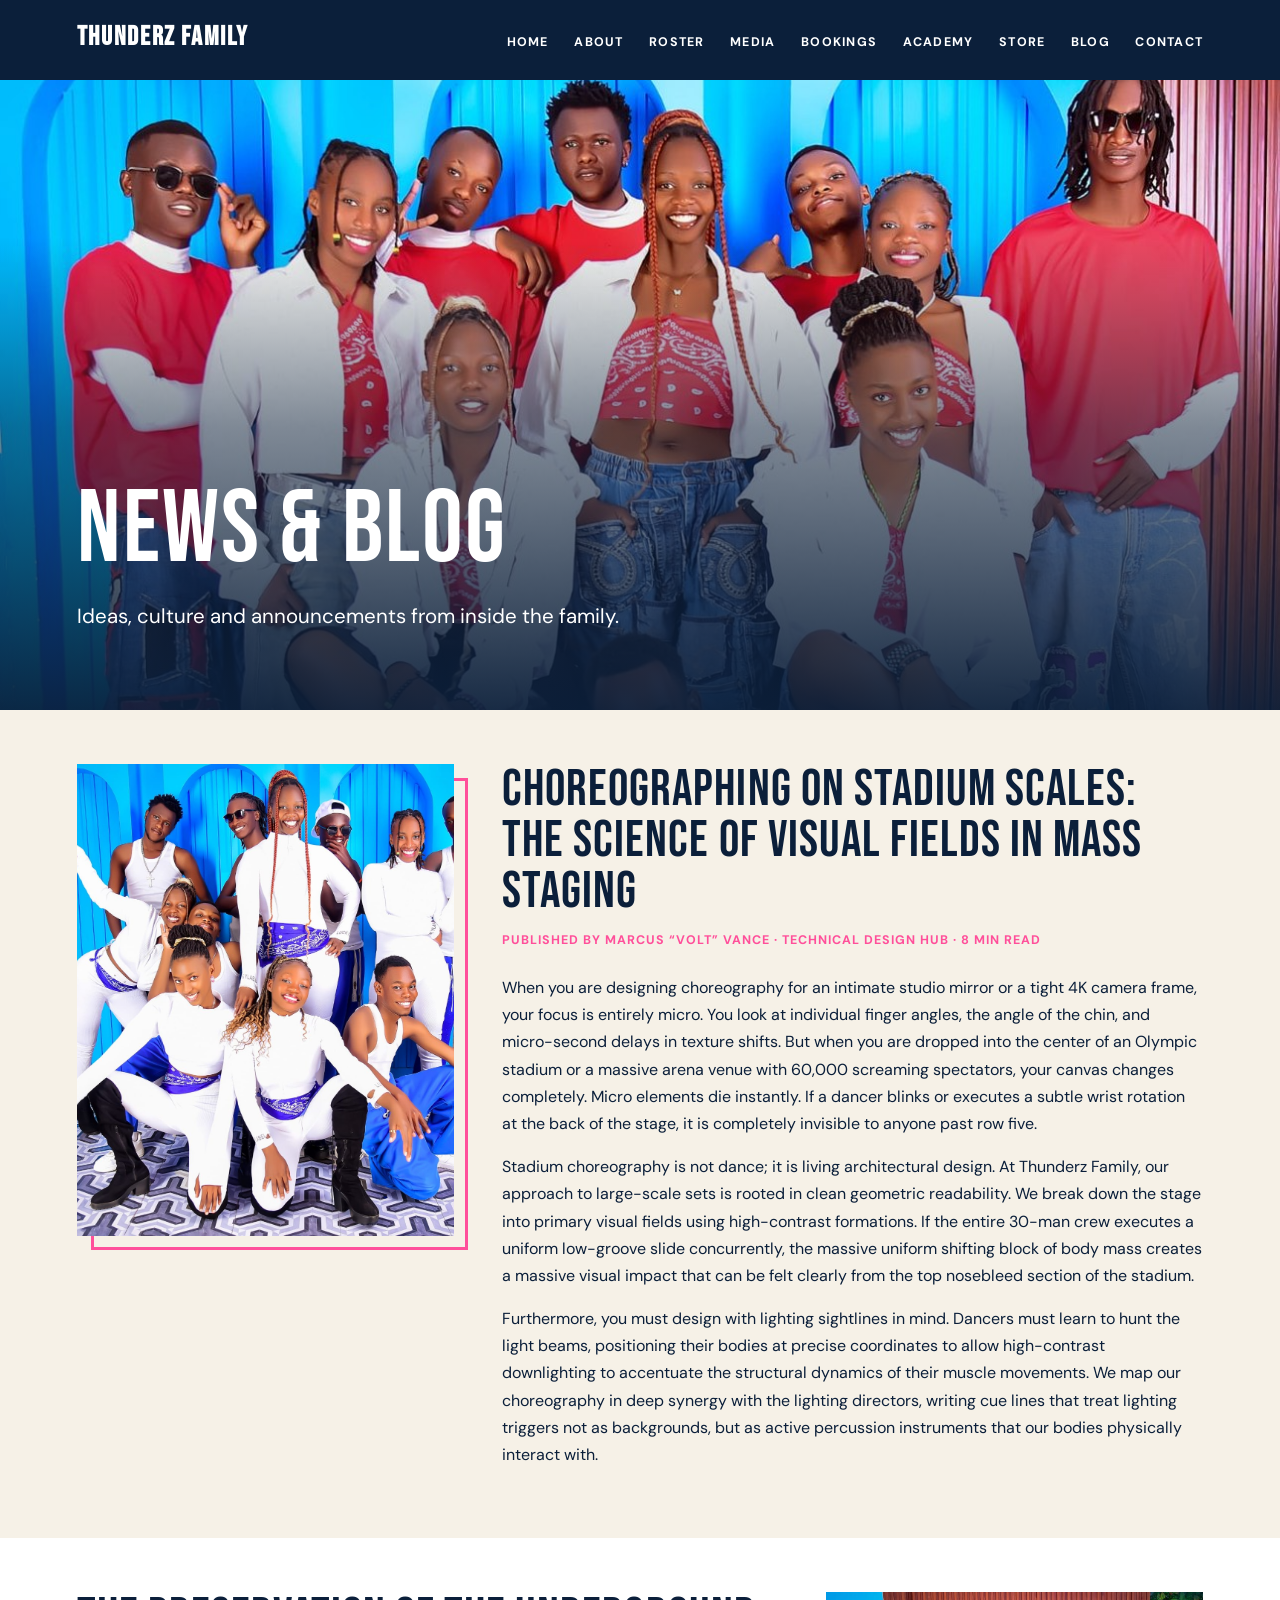
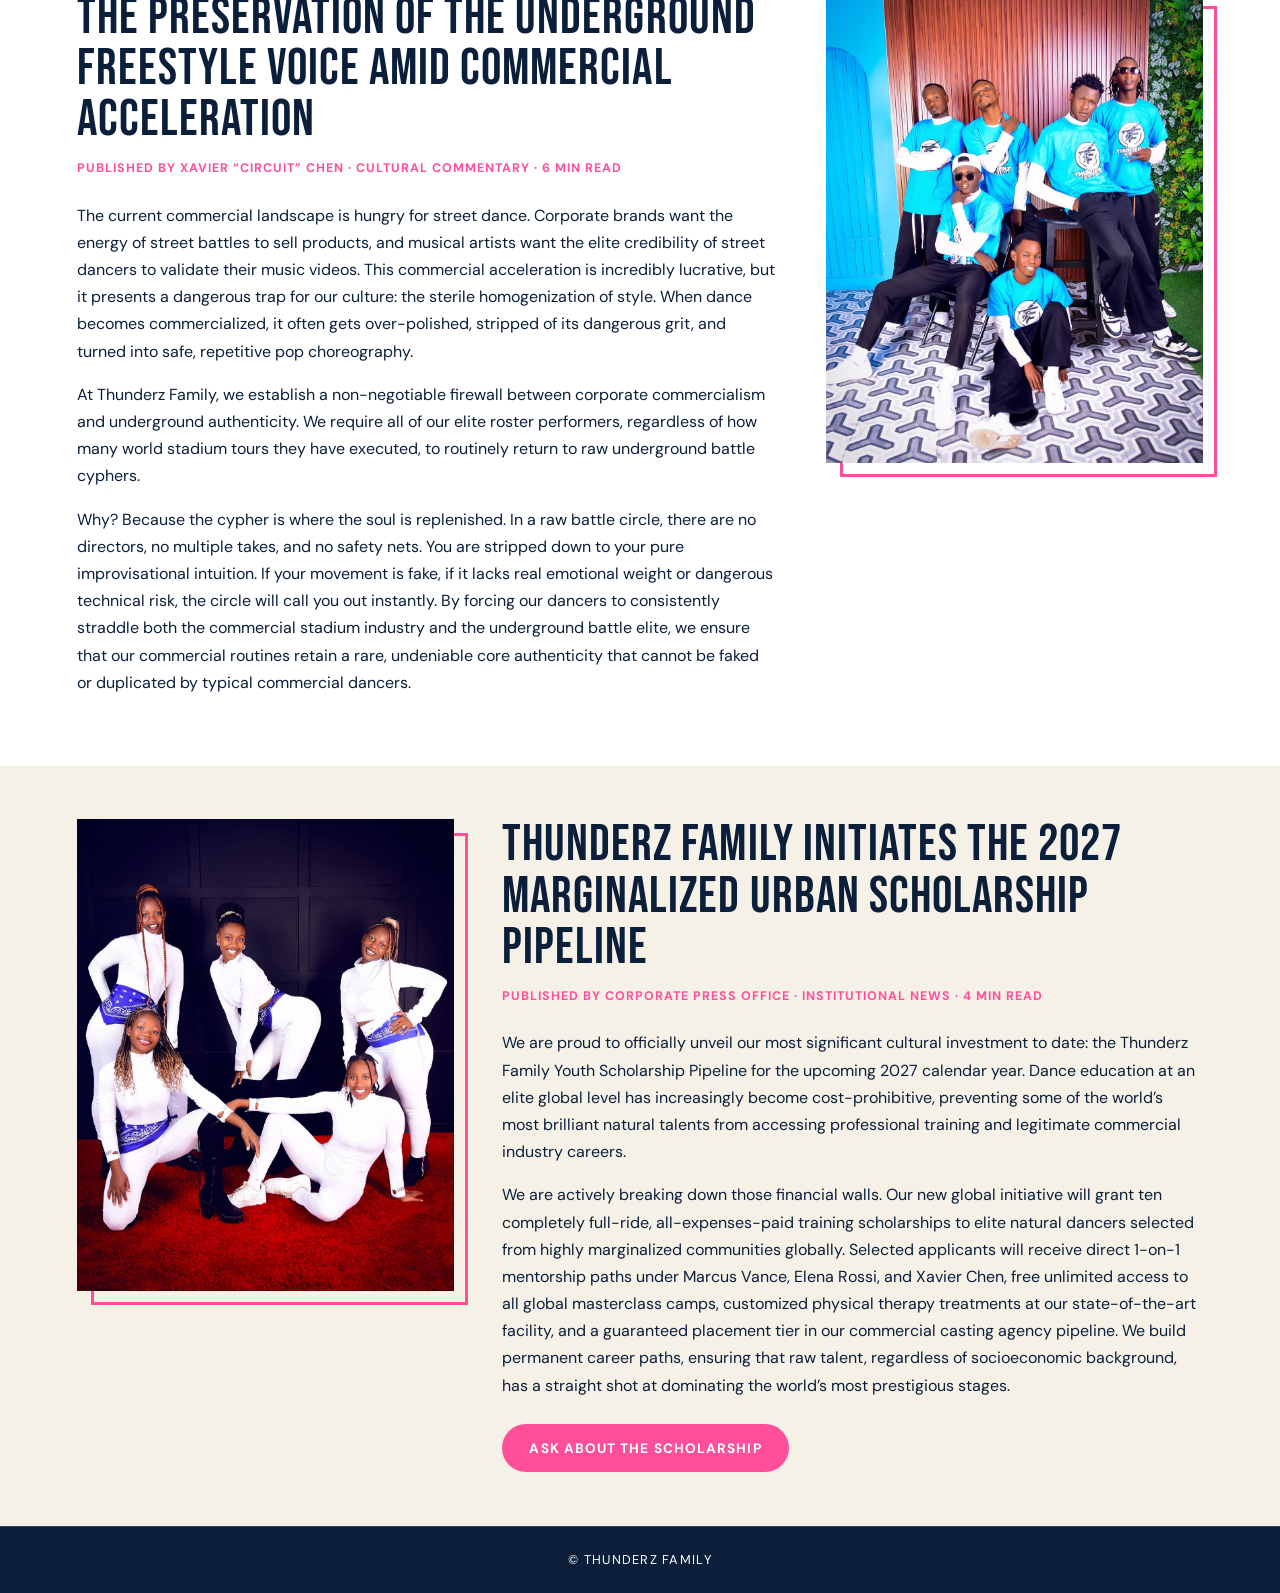
<file: blog.html>
<!DOCTYPE html>
<html lang="en">
<head>
<meta charset="UTF-8">
<meta name="viewport" content="width=device-width, initial-scale=1">
<title>Blog | Thunderz Family</title>
<link rel="preconnect" href="https://fonts.googleapis.com">
<link rel="preconnect" href="https://fonts.gstatic.com" crossorigin>
<link href="https://fonts.googleapis.com/css2?family=Bebas+Neue&family=DM+Sans:wght@400;500;700&display=swap" rel="stylesheet">
<link rel="stylesheet" href="pages.css">
</head>
<body>

<nav class="nav">
  <a class="logo" href="index.html">Thunderz Family</a>
  <ul>
    <li><a href="index.html">Home</a></li>
    <li><a href="about.html">About</a></li>
    <li><a href="roster.html">Roster</a></li>
    <li><a href="media.html">Media</a></li>
    <li><a href="bookings.html">Bookings</a></li>
    <li><a href="academy.html">Academy</a></li>
    <li><a href="store.html">Store</a></li>
    <li><a class="on" href="blog.html">Blog</a></li>
    <li><a href="contact.html">Contact</a></li>
  </ul>
</nav>

<header class="page-hero">
  <img src="images/3.jpg" alt="Crew in red and white with denim" style="object-position:50% 22%">
  <div class="copy">
    <h1>News &amp; blog</h1>
    <p>Ideas, culture and announcements from inside the family.</p>
  </div>
</header>

<article class="post">
  <div class="frame"><img src="images/2.jpg" alt="Thunderz Family crew in white outfits" style="object-position:40% 15%"></div>
  <div>
    <h2>Choreographing on stadium scales: the science of visual fields in mass staging</h2>
    <p class="meta">Published by Marcus “Volt” Vance · Technical Design Hub · 8 min read</p>
    <p>When you are designing choreography for an intimate studio mirror or a tight 4K camera frame, your focus is entirely micro. You look at individual finger angles, the angle of the chin, and micro-second delays in texture shifts. But when you are dropped into the center of an Olympic stadium or a massive arena venue with 60,000 screaming spectators, your canvas changes completely. Micro elements die instantly. If a dancer blinks or executes a subtle wrist rotation at the back of the stage, it is completely invisible to anyone past row five.</p>
    <p>Stadium choreography is not dance; it is living architectural design. At Thunderz Family, our approach to large-scale sets is rooted in clean geometric readability. We break down the stage into primary visual fields using high-contrast formations. If the entire 30-man crew executes a uniform low-groove slide concurrently, the massive uniform shifting block of body mass creates a massive visual impact that can be felt clearly from the top nosebleed section of the stadium.</p>
    <p>Furthermore, you must design with lighting sightlines in mind. Dancers must learn to hunt the light beams, positioning their bodies at precise coordinates to allow high-contrast downlighting to accentuate the structural dynamics of their muscle movements. We map our choreography in deep synergy with the lighting directors, writing cue lines that treat lighting triggers not as backgrounds, but as active percussion instruments that our bodies physically interact with.</p>
  </div>
</article>

<article class="post rev alt">
  <div>
    <h2>The preservation of the underground freestyle voice amid commercial acceleration</h2>
    <p class="meta">Published by Xavier “Circuit” Chen · Cultural Commentary · 6 min read</p>
    <p>The current commercial landscape is hungry for street dance. Corporate brands want the energy of street battles to sell products, and musical artists want the elite credibility of street dancers to validate their music videos. This commercial acceleration is incredibly lucrative, but it presents a dangerous trap for our culture: the sterile homogenization of style. When dance becomes commercialized, it often gets over-polished, stripped of its dangerous grit, and turned into safe, repetitive pop choreography.</p>
    <p>At Thunderz Family, we establish a non-negotiable firewall between corporate commercialism and underground authenticity. We require all of our elite roster performers, regardless of how many world stadium tours they have executed, to routinely return to raw underground battle cyphers.</p>
    <p>Why? Because the cypher is where the soul is replenished. In a raw battle circle, there are no directors, no multiple takes, and no safety nets. You are stripped down to your pure improvisational intuition. If your movement is fake, if it lacks real emotional weight or dangerous technical risk, the circle will call you out instantly. By forcing our dancers to consistently straddle both the commercial stadium industry and the underground battle elite, we ensure that our commercial routines retain a rare, undeniable core authenticity that cannot be faked or duplicated by typical commercial dancers.</p>
  </div>
  <div class="frame"><img src="images/5.jpg" alt="Dancers in Thunderz Family tees" style="object-position:60% 30%"></div>
</article>

<article class="post">
  <div class="frame"><img src="images/1.jpg" alt="Five dancers in white with blue bandanas"></div>
  <div>
    <h2>Thunderz Family initiates the 2027 marginalized urban scholarship pipeline</h2>
    <p class="meta">Published by Corporate Press Office · Institutional News · 4 min read</p>
    <p>We are proud to officially unveil our most significant cultural investment to date: the Thunderz Family Youth Scholarship Pipeline for the upcoming 2027 calendar year. Dance education at an elite global level has increasingly become cost-prohibitive, preventing some of the world’s most brilliant natural talents from accessing professional training and legitimate commercial industry careers.</p>
    <p>We are actively breaking down those financial walls. Our new global initiative will grant ten completely full-ride, all-expenses-paid training scholarships to elite natural dancers selected from highly marginalized communities globally. Selected applicants will receive direct 1-on-1 mentorship paths under Marcus Vance, Elena Rossi, and Xavier Chen, free unlimited access to all global masterclass camps, customized physical therapy treatments at our state-of-the-art facility, and a guaranteed placement tier in our commercial casting agency pipeline. We build permanent career paths, ensuring that raw talent, regardless of socioeconomic background, has a straight shot at dominating the world’s most prestigious stages.</p>
    <div class="row-btns"><a class="btn" href="contact.html">Ask about the scholarship</a></div>
  </div>
</article>

<footer>© THUNDERZ FAMILY</footer>

</body>
</html>
</file>
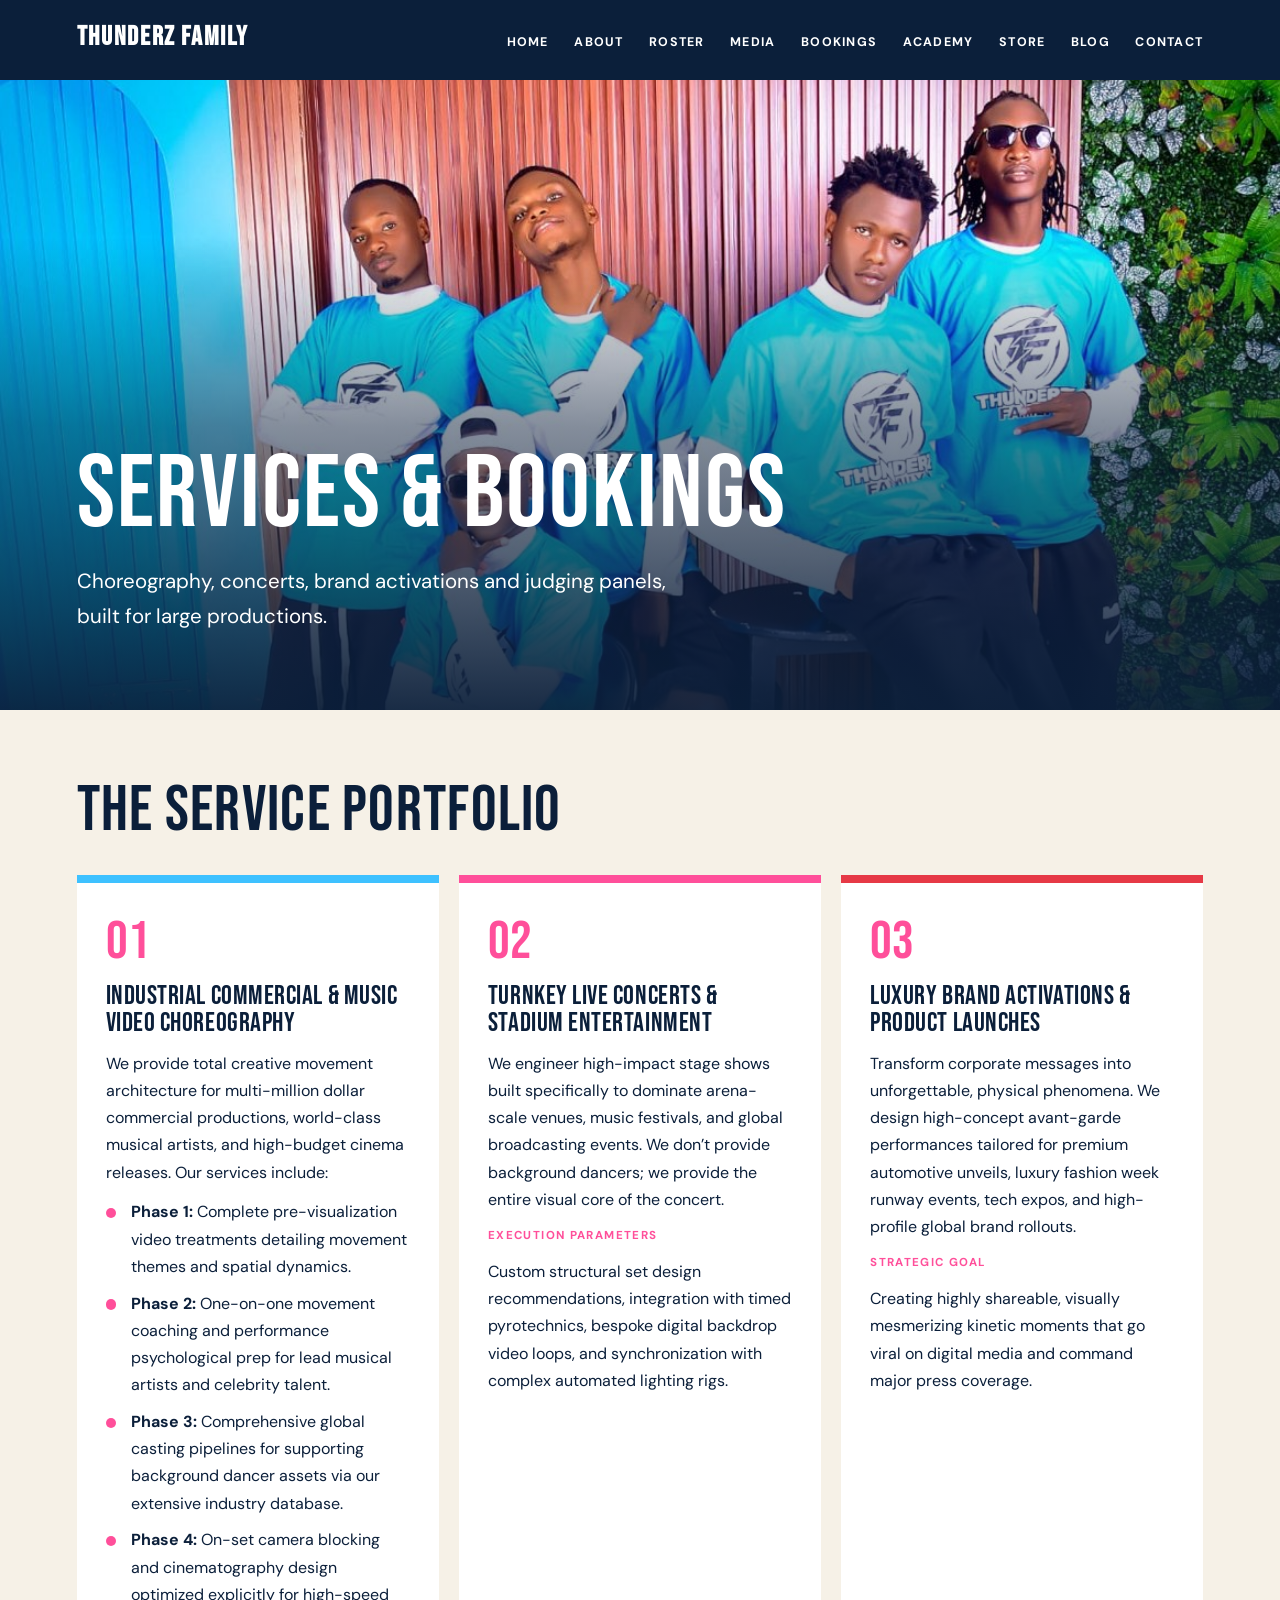
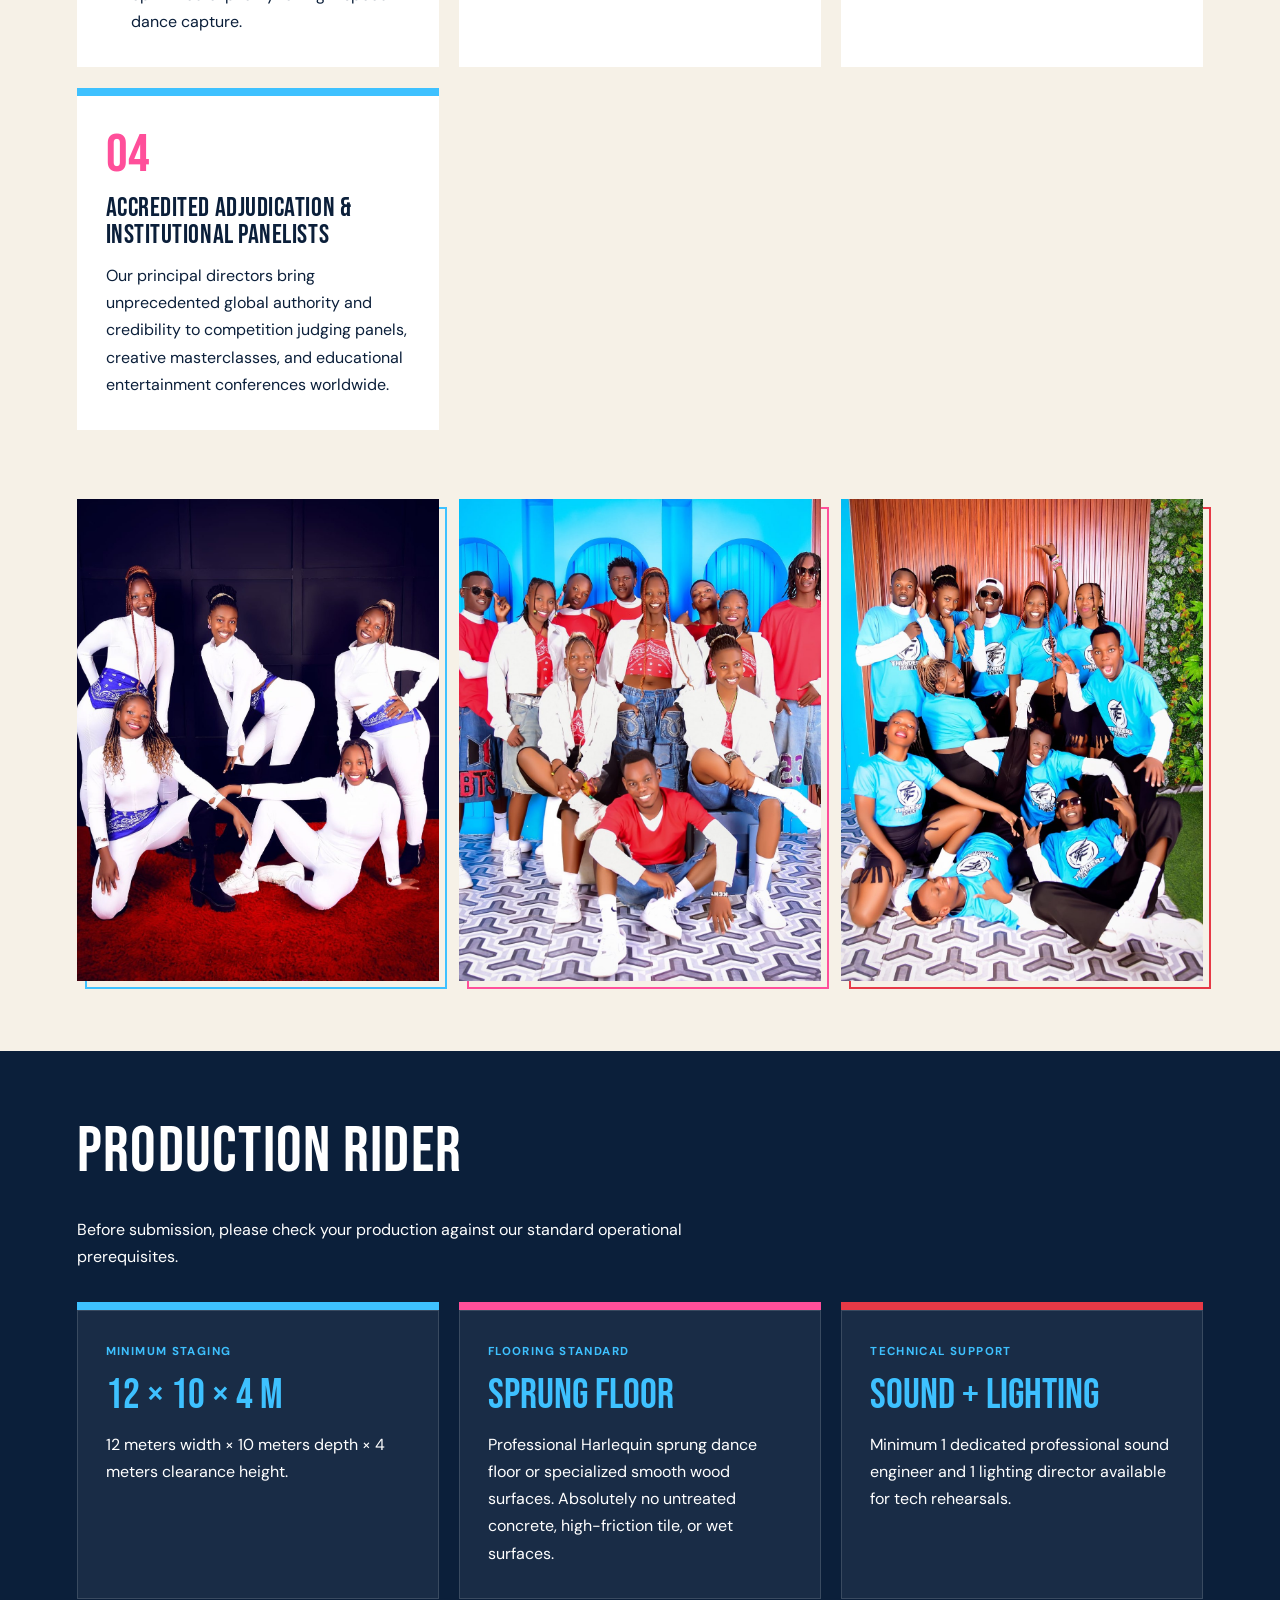
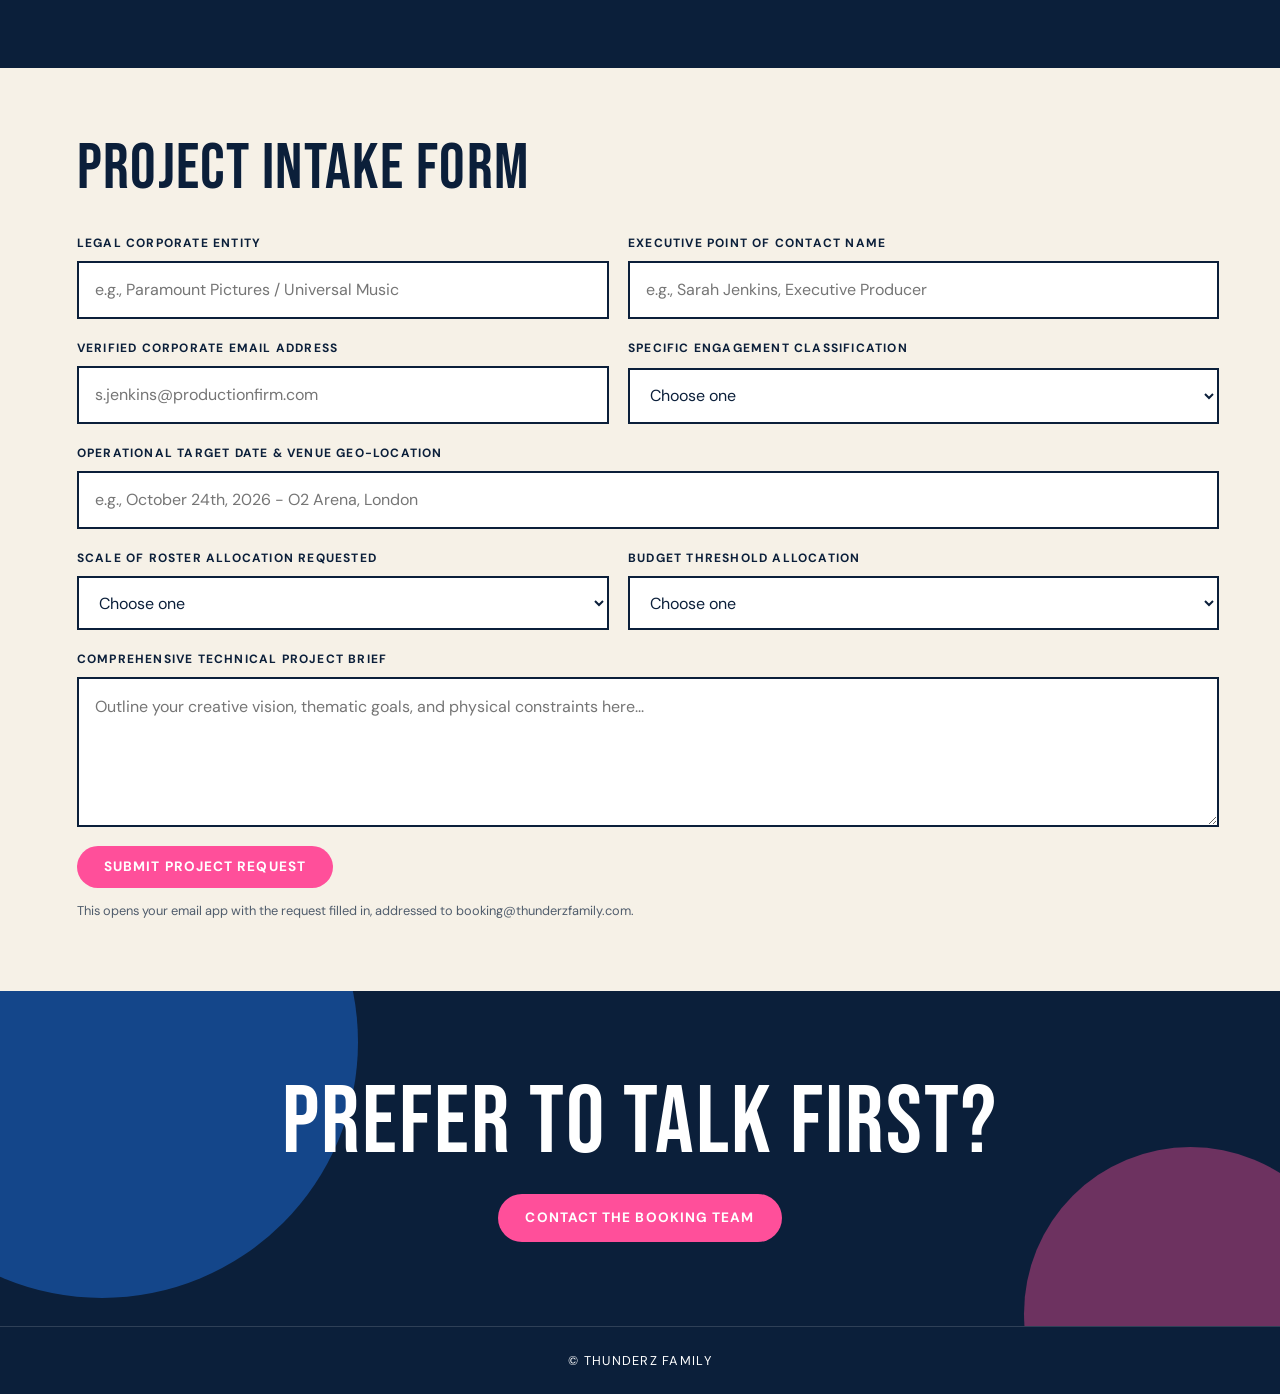
<file: bookings.html>
<!DOCTYPE html>
<html lang="en">
<head>
<meta charset="UTF-8">
<meta name="viewport" content="width=device-width, initial-scale=1">
<title>Bookings | Thunderz Family</title>
<link rel="preconnect" href="https://fonts.googleapis.com">
<link rel="preconnect" href="https://fonts.gstatic.com" crossorigin>
<link href="https://fonts.googleapis.com/css2?family=Bebas+Neue&family=DM+Sans:wght@400;500;700&display=swap" rel="stylesheet">
<link rel="stylesheet" href="pages.css">
</head>
<body>

<nav class="nav">
  <a class="logo" href="index.html">Thunderz Family</a>
  <ul>
    <li><a href="index.html">Home</a></li>
    <li><a href="about.html">About</a></li>
    <li><a href="roster.html">Roster</a></li>
    <li><a href="media.html">Media</a></li>
    <li><a class="on" href="bookings.html">Bookings</a></li>
    <li><a href="academy.html">Academy</a></li>
    <li><a href="store.html">Store</a></li>
    <li><a href="blog.html">Blog</a></li>
    <li><a href="contact.html">Contact</a></li>
  </ul>
</nav>

<header class="page-hero">
  <img src="images/5.jpg" alt="Dancers in Thunderz Family tees" style="object-position:50% 22%">
  <div class="copy">
    <h1>Services &amp; bookings</h1>
    <p>Choreography, concerts, brand activations and judging panels, built for large productions.</p>
  </div>
</header>

<section class="section">
  <h2 class="title">The service portfolio</h2>
  <div class="cards">
    <article class="card">
      <span class="num">01</span>
      <h3>Industrial commercial &amp; music video choreography</h3>
      <p>We provide total creative movement architecture for multi-million dollar commercial productions, world-class musical artists, and high-budget cinema releases. Our services include:</p>
      <ul class="tick">
        <li><b>Phase 1:</b> Complete pre-visualization video treatments detailing movement themes and spatial dynamics.</li>
        <li><b>Phase 2:</b> One-on-one movement coaching and performance psychological prep for lead musical artists and celebrity talent.</li>
        <li><b>Phase 3:</b> Comprehensive global casting pipelines for supporting background dancer assets via our extensive industry database.</li>
        <li><b>Phase 4:</b> On-set camera blocking and cinematography design optimized explicitly for high-speed dance capture.</li>
      </ul>
    </article>
    <article class="card">
      <span class="num">02</span>
      <h3>Turnkey live concerts &amp; stadium entertainment</h3>
      <p>We engineer high-impact stage shows built specifically to dominate arena-scale venues, music festivals, and global broadcasting events. We don’t provide background dancers; we provide the entire visual core of the concert.</p>
      <p class="label">Execution parameters</p>
      <p>Custom structural set design recommendations, integration with timed pyrotechnics, bespoke digital backdrop video loops, and synchronization with complex automated lighting rigs.</p>
    </article>
    <article class="card">
      <span class="num">03</span>
      <h3>Luxury brand activations &amp; product launches</h3>
      <p>Transform corporate messages into unforgettable, physical phenomena. We design high-concept avant-garde performances tailored for premium automotive unveils, luxury fashion week runway events, tech expos, and high-profile global brand rollouts.</p>
      <p class="label">Strategic goal</p>
      <p>Creating highly shareable, visually mesmerizing kinetic moments that go viral on digital media and command major press coverage.</p>
    </article>
    <article class="card">
      <span class="num">04</span>
      <h3>Accredited adjudication &amp; institutional panelists</h3>
      <p>Our principal directors bring unprecedented global authority and credibility to competition judging panels, creative masterclasses, and educational entertainment conferences worldwide.</p>
    </article>
  </div>
</section>

<div class="strip">
  <figure><img src="images/1.jpg" alt="Five dancers in white"></figure>
  <figure><img src="images/3.jpg" alt="Crew in red and white"></figure>
  <figure><img src="images/6.jpg" alt="Crew posing together"></figure>
</div>

<section class="section dark">
  <h2 class="title">Production rider</h2>
  <p style="margin-bottom:2rem;max-width:60ch">Before submission, please check your production against our standard operational prerequisites.</p>
  <div class="cards">
    <article class="card"><p class="label">Minimum staging</p><p class="big">12 × 10 × 4 m</p><p>12 meters width × 10 meters depth × 4 meters clearance height.</p></article>
    <article class="card"><p class="label">Flooring standard</p><p class="big">Sprung floor</p><p>Professional Harlequin sprung dance floor or specialized smooth wood surfaces. Absolutely no untreated concrete, high-friction tile, or wet surfaces.</p></article>
    <article class="card"><p class="label">Technical support</p><p class="big">Sound + lighting</p><p>Minimum 1 dedicated professional sound engineer and 1 lighting director available for tech rehearsals.</p></article>
  </div>
</section>

<section class="section" id="intake">
  <h2 class="title">Project intake form</h2>
  <form class="form" id="intake-form">
    <label>Legal corporate entity<input name="entity" type="text" placeholder="e.g., Paramount Pictures / Universal Music" required></label>
    <label>Executive point of contact name<input name="contact" type="text" placeholder="e.g., Sarah Jenkins, Executive Producer" required></label>
    <label>Verified corporate email address<input name="email" type="email" placeholder="s.jenkins@productionfirm.com" required></label>
    <label>Specific engagement classification
      <select name="type" required>
        <option value="">Choose one</option>
        <option>Music Video Production</option><option>Stadium Concert Tour</option><option>Luxury Brand Activation</option><option>Cinema Movement Design</option><option>Judicial Adjudication Call</option>
      </select></label>
    <label class="full">Operational target date &amp; venue geo-location<input name="venue" type="text" placeholder="e.g., October 24th, 2026 - O2 Arena, London"></label>
    <label>Scale of roster allocation requested
      <select name="roster" required>
        <option value="">Choose one</option>
        <option>Full Elite Vanguard MegaCrew (30+ Dancers)</option><option>Standard High-Impact Core Performer Unit (12-15 Dancers)</option><option>Specialized Tactical Unit (4-6 Dancers)</option><option>Principal Choreographic Directors Only (Marcus, Elena, or Xavier)</option>
      </select></label>
    <label>Budget threshold allocation
      <select name="budget" required>
        <option value="">Choose one</option>
        <option>$10,000 - $25,000 (Local Workshops / Short Sets Only)</option><option>$25,000 - $75,000 (Standard Commercial / Mid-Scale Shows)</option><option>$75,000 - $200,000+ (Full Stadium / Comprehensive Tour Architecture)</option>
      </select></label>
    <label class="full">Comprehensive technical project brief<textarea name="brief" placeholder="Outline your creative vision, thematic goals, and physical constraints here..."></textarea></label>
    <div class="full"><button class="btn" type="submit">Submit project request</button><p class="hint" style="margin-top:.8rem">This opens your email app with the request filled in, addressed to booking@thunderzfamily.com.</p></div>
  </form>
</section>

<section class="cta">
  <h2>Prefer to talk first?</h2>
  <a class="btn" href="contact.html">Contact the booking team</a>
</section>

<footer>© THUNDERZ FAMILY</footer>

<script>
  // Builds an email from the form and opens the visitor's mail app (no server needed).
  document.getElementById('intake-form').addEventListener('submit', e => {
    e.preventDefault();
    const d = new FormData(e.target);
    const body = [...d.entries()].map(([k, v]) => k.toUpperCase() + ': ' + v).join('\n');
    location.href = 'mailto:booking@thunderzfamily.com?subject=' + encodeURIComponent('Project request: ' + d.get('entity')) + '&body=' + encodeURIComponent(body);
  });
</script>

</body>
</html>
</file>
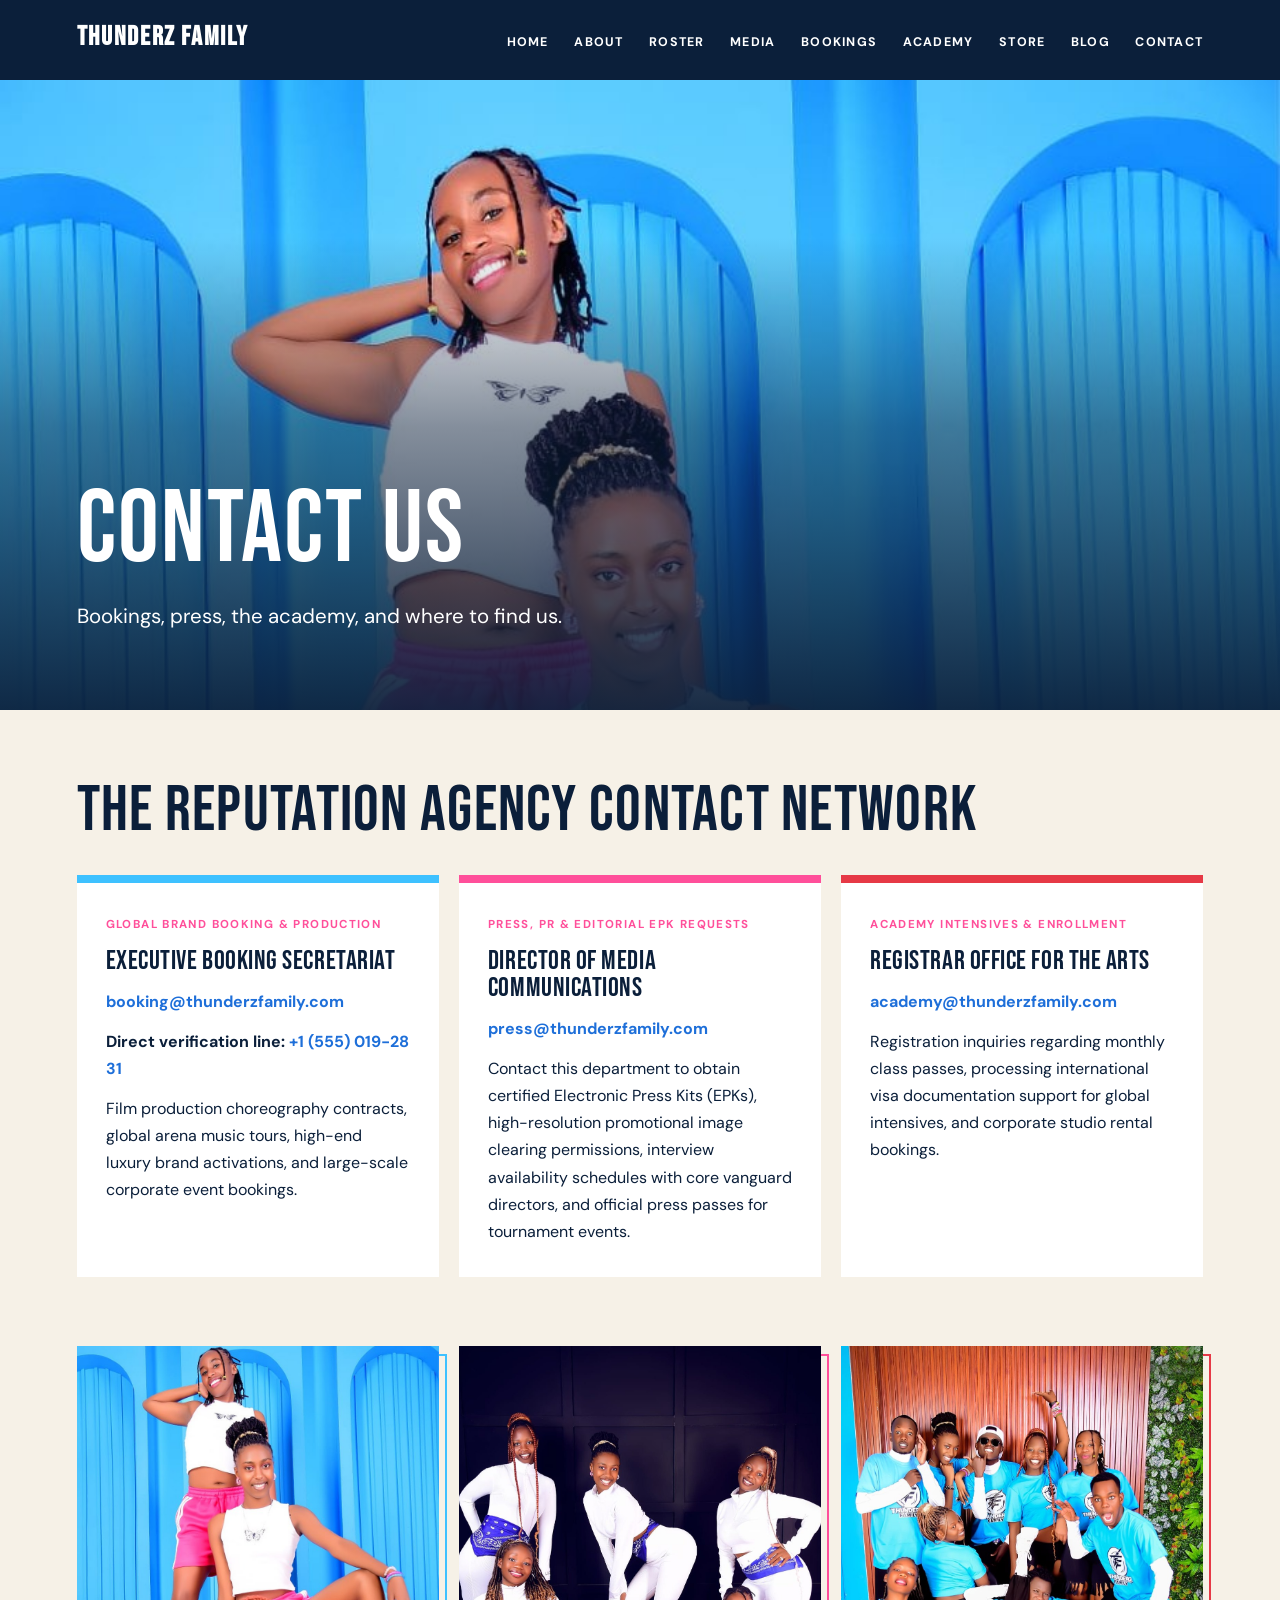
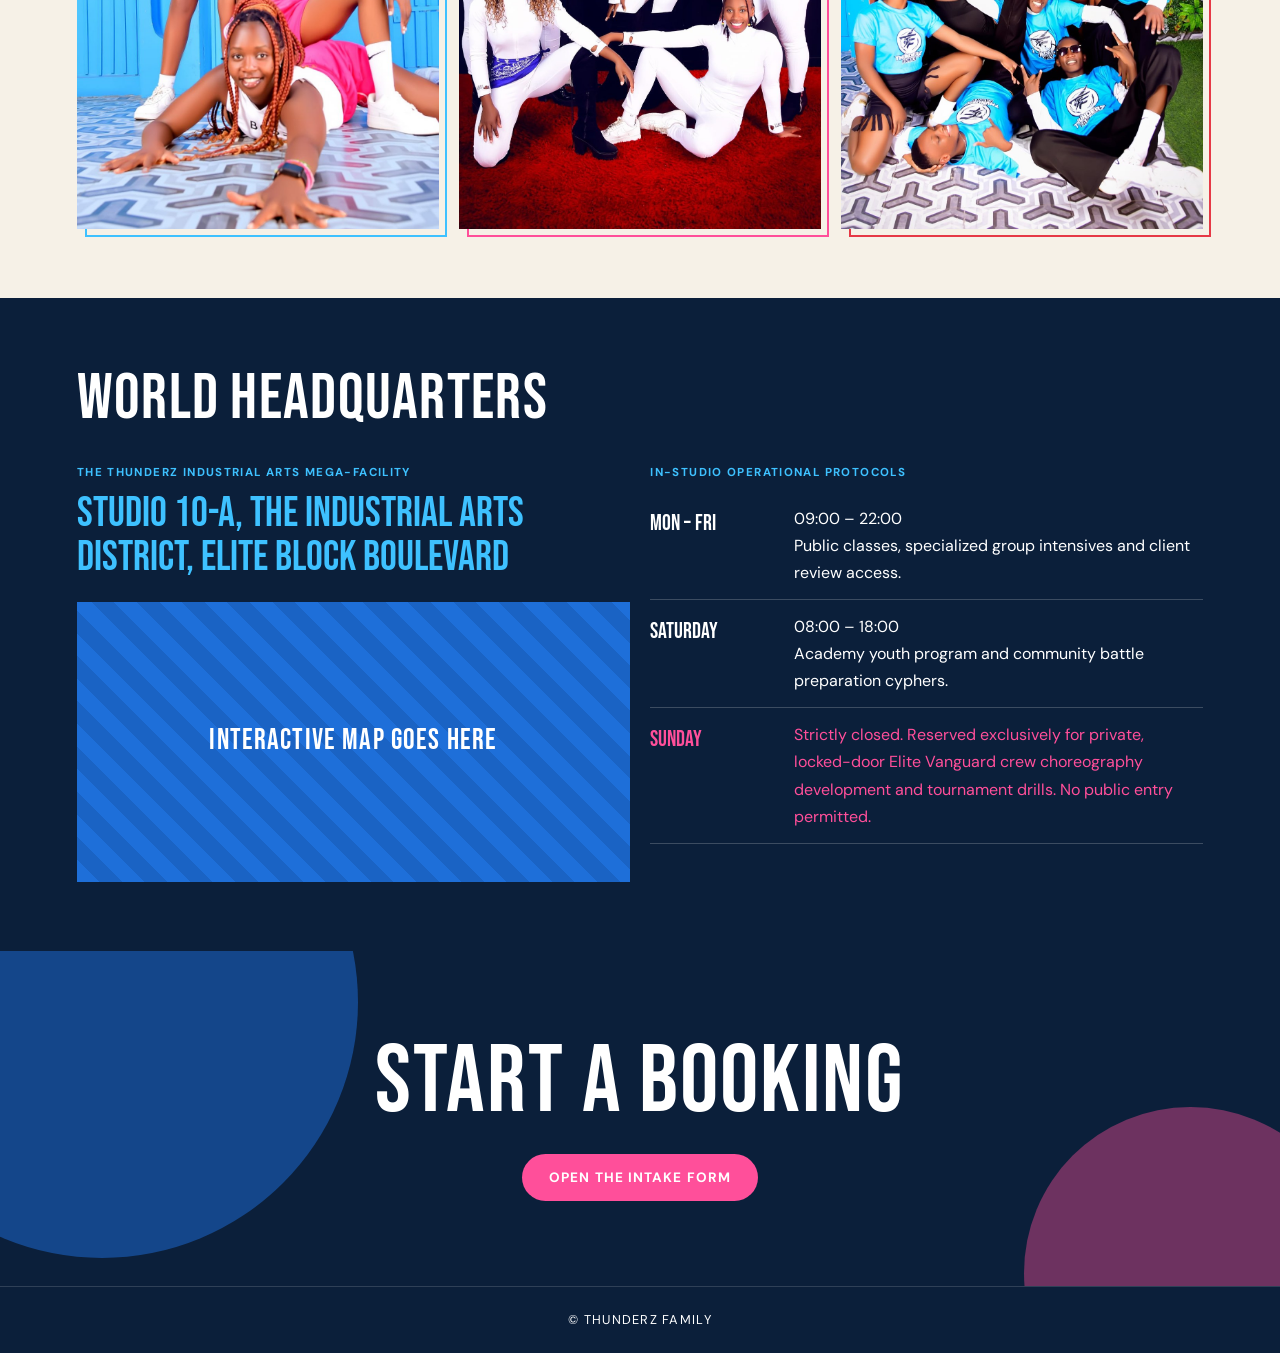
<file: contact.html>
<!DOCTYPE html>
<html lang="en">
<head>
<meta charset="UTF-8">
<meta name="viewport" content="width=device-width, initial-scale=1">
<title>Contact | Thunderz Family</title>
<link rel="preconnect" href="https://fonts.googleapis.com">
<link rel="preconnect" href="https://fonts.gstatic.com" crossorigin>
<link href="https://fonts.googleapis.com/css2?family=Bebas+Neue&family=DM+Sans:wght@400;500;700&display=swap" rel="stylesheet">
<link rel="stylesheet" href="pages.css">
</head>
<body>

<nav class="nav">
  <a class="logo" href="index.html">Thunderz Family</a>
  <ul>
    <li><a href="index.html">Home</a></li>
    <li><a href="about.html">About</a></li>
    <li><a href="roster.html">Roster</a></li>
    <li><a href="media.html">Media</a></li>
    <li><a href="bookings.html">Bookings</a></li>
    <li><a href="academy.html">Academy</a></li>
    <li><a href="store.html">Store</a></li>
    <li><a href="blog.html">Blog</a></li>
    <li><a class="on" href="contact.html">Contact</a></li>
  </ul>
</nav>

<header class="page-hero">
  <img src="images/7.jpg" alt="Three dancers in white and pink" style="object-position:50% 0%">
  <div class="copy">
    <h1>Contact us</h1>
    <p>Bookings, press, the academy, and where to find us.</p>
  </div>
</header>

<section class="section">
  <h2 class="title">The reputation agency contact network</h2>
  <div class="cards">
    <article class="card">
      <p class="label">Global brand booking &amp; production</p>
      <h3>Executive Booking Secretariat</h3>
      <p><a class="mail" href="mailto:booking@thunderzfamily.com">booking@thunderzfamily.com</a></p>
      <p><b>Direct verification line:</b> <a class="mail" href="tel:+15550192831">+1 (555) 019-2831</a></p>
      <p>Film production choreography contracts, global arena music tours, high-end luxury brand activations, and large-scale corporate event bookings.</p>
    </article>
    <article class="card">
      <p class="label">Press, PR &amp; editorial EPK requests</p>
      <h3>Director of Media Communications</h3>
      <p><a class="mail" href="mailto:press@thunderzfamily.com">press@thunderzfamily.com</a></p>
      <p>Contact this department to obtain certified Electronic Press Kits (EPKs), high-resolution promotional image clearing permissions, interview availability schedules with core vanguard directors, and official press passes for tournament events.</p>
    </article>
    <article class="card">
      <p class="label">Academy intensives &amp; enrollment</p>
      <h3>Registrar Office for the Arts</h3>
      <p><a class="mail" href="mailto:academy@thunderzfamily.com">academy@thunderzfamily.com</a></p>
      <p>Registration inquiries regarding monthly class passes, processing international visa documentation support for global intensives, and corporate studio rental bookings.</p>
    </article>
  </div>
</section>

<div class="strip">
  <figure><img src="images/7.jpg" alt="Three dancers in white and pink"></figure>
  <figure><img src="images/1.jpg" alt="Five dancers in white"></figure>
  <figure><img src="images/6.jpg" alt="Crew posing together"></figure>
</div>

<section class="section dark">
  <h2 class="title">World headquarters</h2>
  <div class="cards" style="grid-template-columns:repeat(auto-fit, minmax(min(100%, 340px), 1fr))">
    <div>
      <p class="label">The Thunderz Industrial Arts Mega-Facility</p>
      <p class="big" style="margin:.6rem 0 1.4rem">Studio 10-A, The Industrial Arts District, Elite Block Boulevard</p>
      <div class="map" role="img" aria-label="Map placeholder">Interactive map goes here</div>
    </div>
    <div>
      <p class="label" style="margin-bottom:.6rem">In-studio operational protocols</p>
      <table class="hours">
        <tr><td>Mon – Fri</td><td>09:00 – 22:00<br>Public classes, specialized group intensives and client review access.</td></tr>
        <tr><td>Saturday</td><td>08:00 – 18:00<br>Academy youth program and community battle preparation cyphers.</td></tr>
        <tr class="closed"><td>Sunday</td><td>Strictly closed. Reserved exclusively for private, locked-door Elite Vanguard crew choreography development and tournament drills. No public entry permitted.</td></tr>
      </table>
    </div>
  </div>
</section>

<section class="cta">
  <h2>Start a booking</h2>
  <a class="btn" href="bookings.html#intake">Open the intake form</a>
</section>

<footer>© THUNDERZ FAMILY</footer>

</body>
</html>
</file>
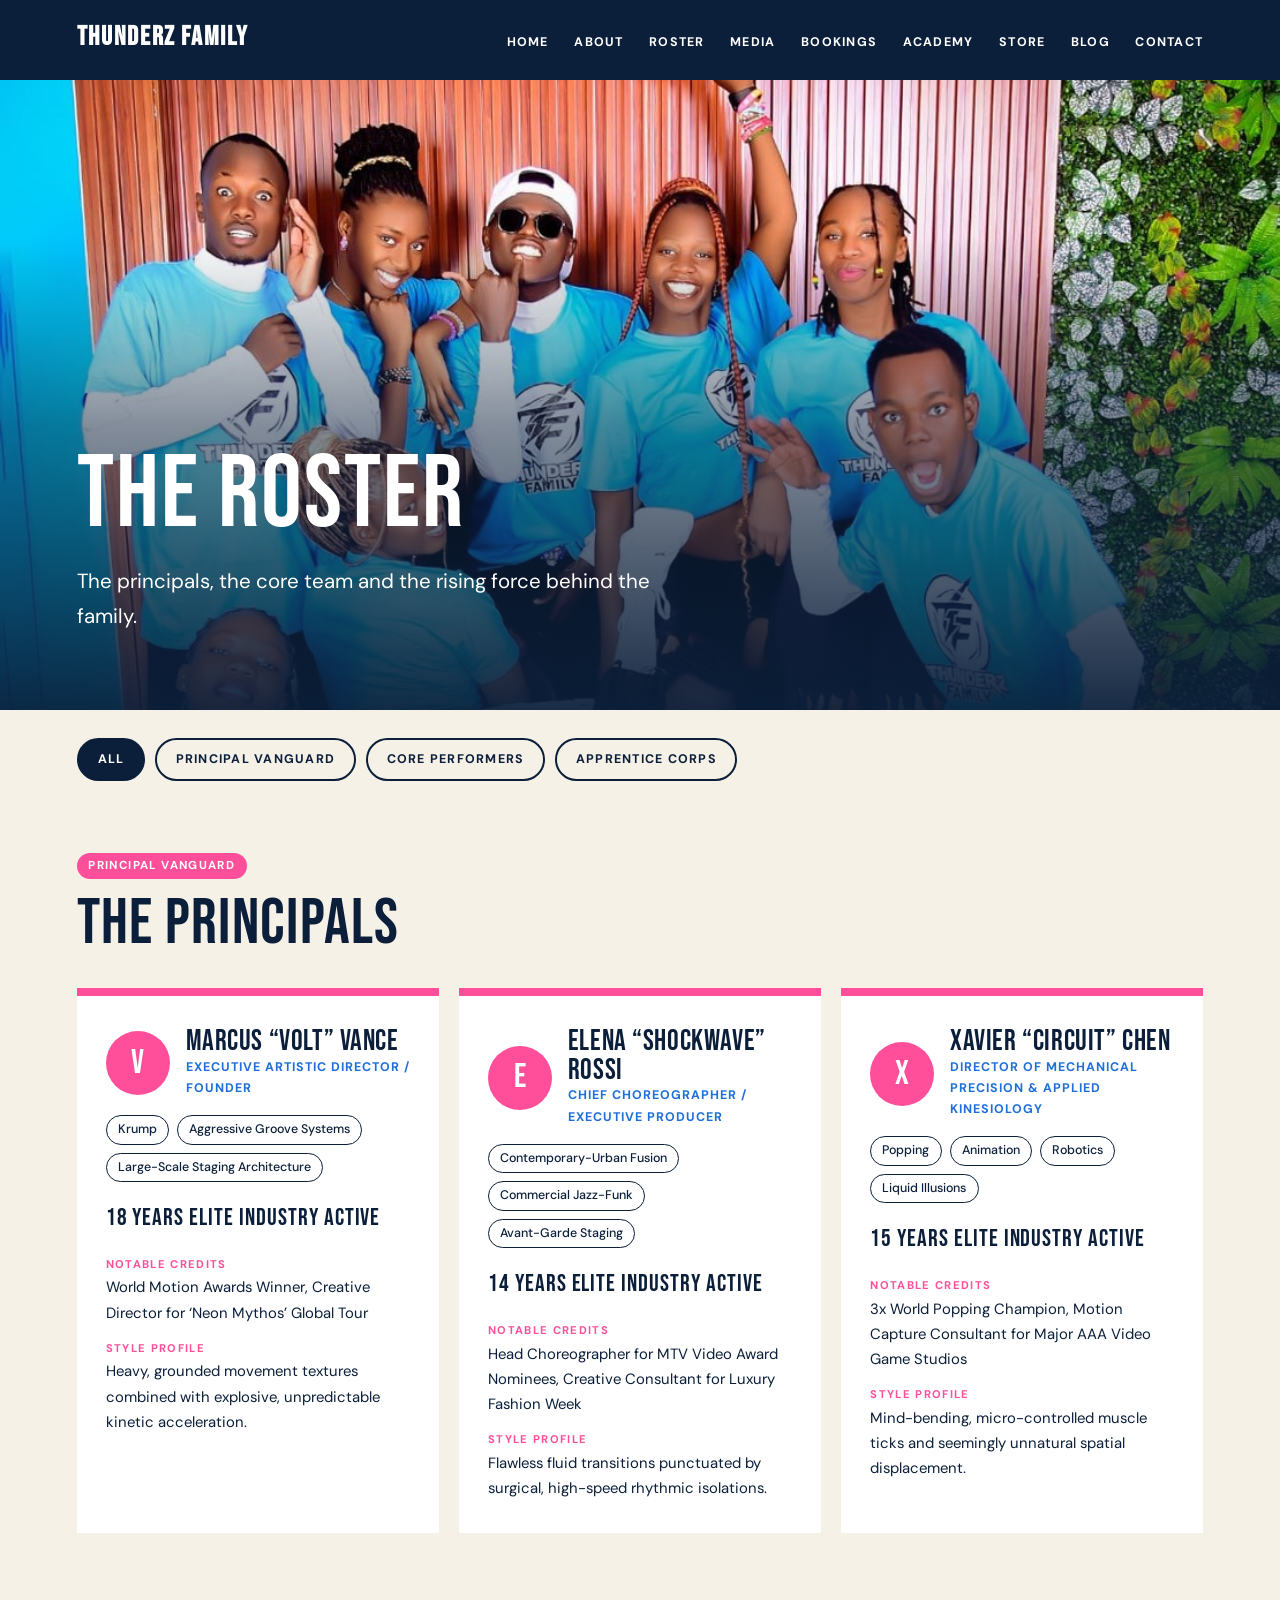
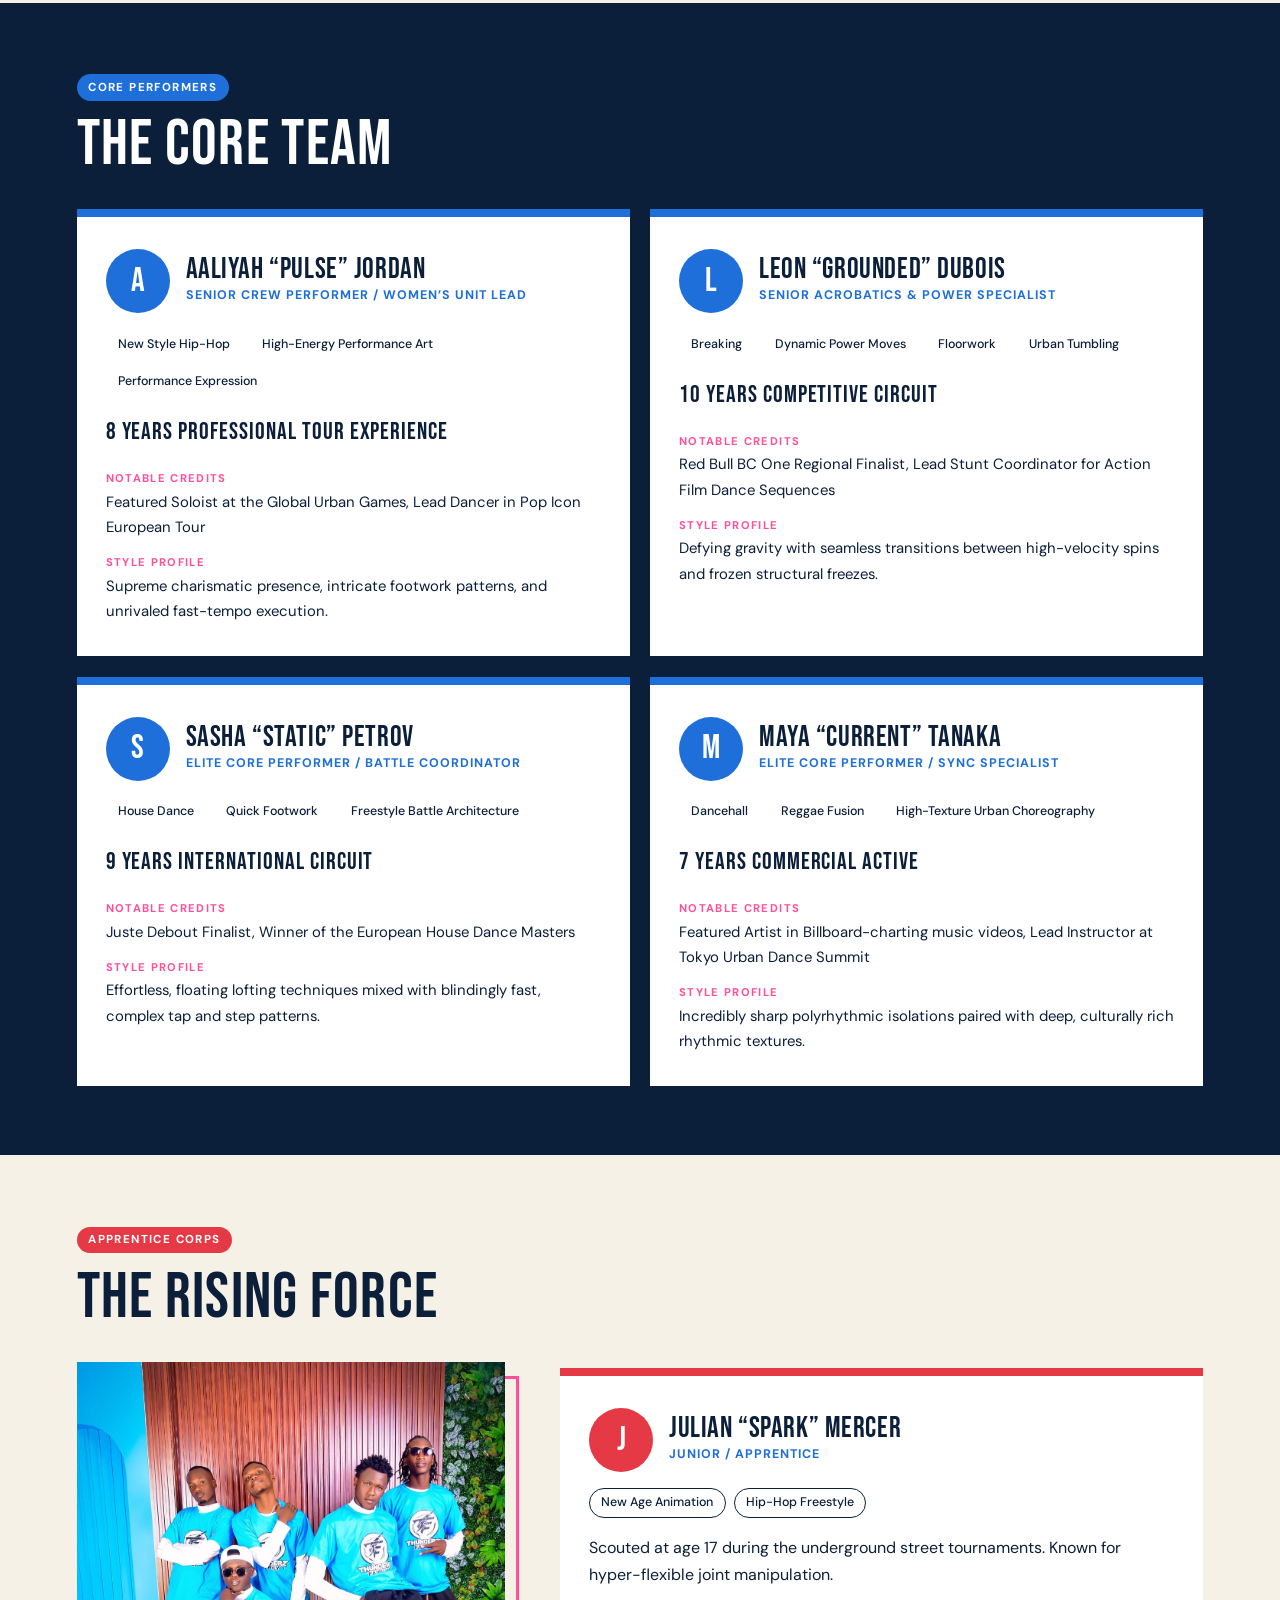
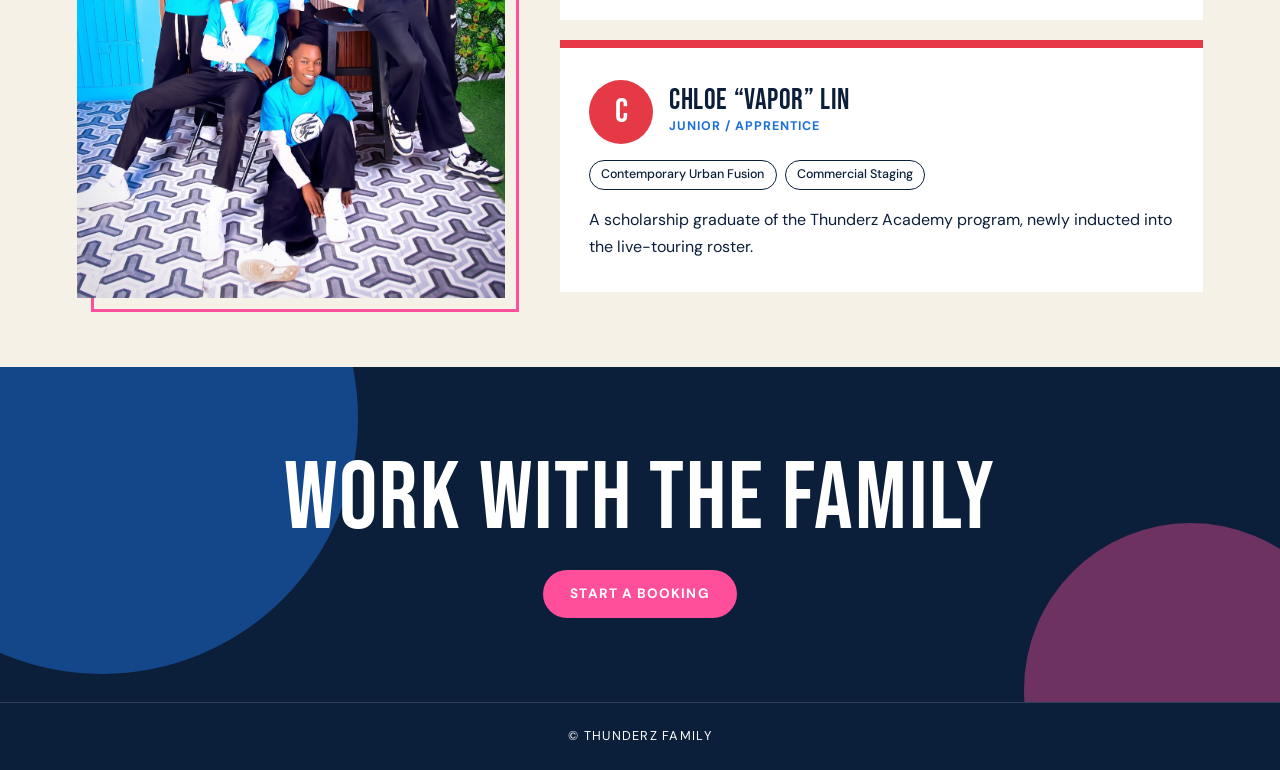
<file: roster.html>
<!DOCTYPE html>
<html lang="en">
<head>
<meta charset="UTF-8">
<meta name="viewport" content="width=device-width, initial-scale=1">
<title>The Roster | Thunderz Family</title>
<link rel="preconnect" href="https://fonts.googleapis.com">
<link rel="preconnect" href="https://fonts.gstatic.com" crossorigin>
<link href="https://fonts.googleapis.com/css2?family=Bebas+Neue&family=DM+Sans:wght@400;500;700&display=swap" rel="stylesheet">
<link rel="stylesheet" href="pages.css">
</head>
<body>

<nav class="nav">
  <a class="logo" href="index.html">Thunderz Family</a>
  <ul>
    <li><a href="index.html">Home</a></li>
    <li><a href="about.html">About</a></li>
    <li><a class="on" href="roster.html">Roster</a></li>
    <li><a href="media.html">Media</a></li>
    <li><a href="bookings.html">Bookings</a></li>
    <li><a href="academy.html">Academy</a></li>
    <li><a href="store.html">Store</a></li>
    <li><a href="blog.html">Blog</a></li>
    <li><a href="contact.html">Contact</a></li>
  </ul>
</nav>

<header class="page-hero">
  <img src="images/6.jpg" alt="Thunderz Family crew posing together" style="object-position:50% 18%">
  <div class="copy">
    <h1>The roster</h1>
    <p>The principals, the core team and the rising force behind the family.</p>
  </div>
</header>

<div class="filters" role="group" aria-label="Filter the roster">
  <button type="button" data-filter="all" aria-pressed="true">All</button>
  <button type="button" data-filter="principal" aria-pressed="false">Principal Vanguard</button>
  <button type="button" data-filter="core" aria-pressed="false">Core Performers</button>
  <button type="button" data-filter="apprentice" aria-pressed="false">Apprentice Corps</button>
</div>

<section class="section group" data-group="principal">
  <span class="group-tag">Principal Vanguard</span>
  <h2 class="title">The principals</h2>
  <div class="members">
    <article class="member">
      <div class="top"><div class="badge">V</div><div><h3>Marcus “Volt” Vance</h3><p class="role">Executive Artistic Director / Founder</p></div></div>
      <ul class="chips"><li>Krump</li><li>Aggressive Groove Systems</li><li>Large-Scale Staging Architecture</li></ul>
      <p class="stat">18 Years Elite Industry Active</p>
      <dl>
        <div><dt>Notable credits</dt><dd>World Motion Awards Winner, Creative Director for ‘Neon Mythos’ Global Tour</dd></div>
        <div><dt>Style profile</dt><dd>Heavy, grounded movement textures combined with explosive, unpredictable kinetic acceleration.</dd></div>
      </dl>
    </article>
    <article class="member">
      <div class="top"><div class="badge">E</div><div><h3>Elena “Shockwave” Rossi</h3><p class="role">Chief Choreographer / Executive Producer</p></div></div>
      <ul class="chips"><li>Contemporary-Urban Fusion</li><li>Commercial Jazz-Funk</li><li>Avant-Garde Staging</li></ul>
      <p class="stat">14 Years Elite Industry Active</p>
      <dl>
        <div><dt>Notable credits</dt><dd>Head Choreographer for MTV Video Award Nominees, Creative Consultant for Luxury Fashion Week</dd></div>
        <div><dt>Style profile</dt><dd>Flawless fluid transitions punctuated by surgical, high-speed rhythmic isolations.</dd></div>
      </dl>
    </article>
    <article class="member">
      <div class="top"><div class="badge">X</div><div><h3>Xavier “Circuit” Chen</h3><p class="role">Director of Mechanical Precision &amp; Applied Kinesiology</p></div></div>
      <ul class="chips"><li>Popping</li><li>Animation</li><li>Robotics</li><li>Liquid Illusions</li></ul>
      <p class="stat">15 Years Elite Industry Active</p>
      <dl>
        <div><dt>Notable credits</dt><dd>3x World Popping Champion, Motion Capture Consultant for Major AAA Video Game Studios</dd></div>
        <div><dt>Style profile</dt><dd>Mind-bending, micro-controlled muscle ticks and seemingly unnatural spatial displacement.</dd></div>
      </dl>
    </article>
  </div>
</section>

<section class="section group dark" data-group="core">
  <span class="group-tag">Core Performers</span>
  <h2 class="title">The core team</h2>
  <div class="members two" style="color:var(--color-navy)">
    <article class="member">
      <div class="top"><div class="badge">A</div><div><h3>Aaliyah “Pulse” Jordan</h3><p class="role">Senior Crew Performer / Women’s Unit Lead</p></div></div>
      <ul class="chips"><li>New Style Hip-Hop</li><li>High-Energy Performance Art</li><li>Performance Expression</li></ul>
      <p class="stat">8 Years Professional Tour Experience</p>
      <dl>
        <div><dt>Notable credits</dt><dd>Featured Soloist at the Global Urban Games, Lead Dancer in Pop Icon European Tour</dd></div>
        <div><dt>Style profile</dt><dd>Supreme charismatic presence, intricate footwork patterns, and unrivaled fast-tempo execution.</dd></div>
      </dl>
    </article>
    <article class="member">
      <div class="top"><div class="badge">L</div><div><h3>Leon “Grounded” Dubois</h3><p class="role">Senior Acrobatics &amp; Power Specialist</p></div></div>
      <ul class="chips"><li>Breaking</li><li>Dynamic Power Moves</li><li>Floorwork</li><li>Urban Tumbling</li></ul>
      <p class="stat">10 Years Competitive Circuit</p>
      <dl>
        <div><dt>Notable credits</dt><dd>Red Bull BC One Regional Finalist, Lead Stunt Coordinator for Action Film Dance Sequences</dd></div>
        <div><dt>Style profile</dt><dd>Defying gravity with seamless transitions between high-velocity spins and frozen structural freezes.</dd></div>
      </dl>
    </article>
    <article class="member">
      <div class="top"><div class="badge">S</div><div><h3>Sasha “Static” Petrov</h3><p class="role">Elite Core Performer / Battle Coordinator</p></div></div>
      <ul class="chips"><li>House Dance</li><li>Quick Footwork</li><li>Freestyle Battle Architecture</li></ul>
      <p class="stat">9 Years International Circuit</p>
      <dl>
        <div><dt>Notable credits</dt><dd>Juste Debout Finalist, Winner of the European House Dance Masters</dd></div>
        <div><dt>Style profile</dt><dd>Effortless, floating lofting techniques mixed with blindingly fast, complex tap and step patterns.</dd></div>
      </dl>
    </article>
    <article class="member">
      <div class="top"><div class="badge">M</div><div><h3>Maya “Current” Tanaka</h3><p class="role">Elite Core Performer / Sync Specialist</p></div></div>
      <ul class="chips"><li>Dancehall</li><li>Reggae Fusion</li><li>High-Texture Urban Choreography</li></ul>
      <p class="stat">7 Years Commercial Active</p>
      <dl>
        <div><dt>Notable credits</dt><dd>Featured Artist in Billboard-charting music videos, Lead Instructor at Tokyo Urban Dance Summit</dd></div>
        <div><dt>Style profile</dt><dd>Incredibly sharp polyrhythmic isolations paired with deep, culturally rich rhythmic textures.</dd></div>
      </dl>
    </article>
  </div>
</section>

<section class="section group" data-group="apprentice">
  <span class="group-tag">Apprentice Corps</span>
  <h2 class="title">The rising force</h2>
  <div class="rising">
    <div class="frame"><img src="images/5.jpg" alt="Dancers in Thunderz Family tees"></div>
    <div class="members">
      <article class="member">
        <div class="top"><div class="badge">J</div><div><h3>Julian “Spark” Mercer</h3><p class="role">Junior / Apprentice</p></div></div>
        <ul class="chips"><li>New Age Animation</li><li>Hip-Hop Freestyle</li></ul>
        <p>Scouted at age 17 during the underground street tournaments. Known for hyper-flexible joint manipulation.</p>
      </article>
      <article class="member">
        <div class="top"><div class="badge">C</div><div><h3>Chloe “Vapor” Lin</h3><p class="role">Junior / Apprentice</p></div></div>
        <ul class="chips"><li>Contemporary Urban Fusion</li><li>Commercial Staging</li></ul>
        <p>A scholarship graduate of the Thunderz Academy program, newly inducted into the live-touring roster.</p>
      </article>
    </div>
  </div>
</section>

<section class="cta">
  <h2>Work with the family</h2>
  <a class="btn" href="bookings.html">Start a booking</a>
</section>

<footer>© THUNDERZ FAMILY</footer>

<script>
  // Roster filter: shows one group at a time. Without JavaScript every group stays visible.
  const buttons = document.querySelectorAll('.filters button');
  const groups = document.querySelectorAll('.group');
  buttons.forEach(b => b.addEventListener('click', () => {
    buttons.forEach(x => x.setAttribute('aria-pressed', x === b));
    groups.forEach(g => g.hidden = b.dataset.filter !== 'all' && g.dataset.group !== b.dataset.filter);
  }));
</script>

</body>
</html>
</file>
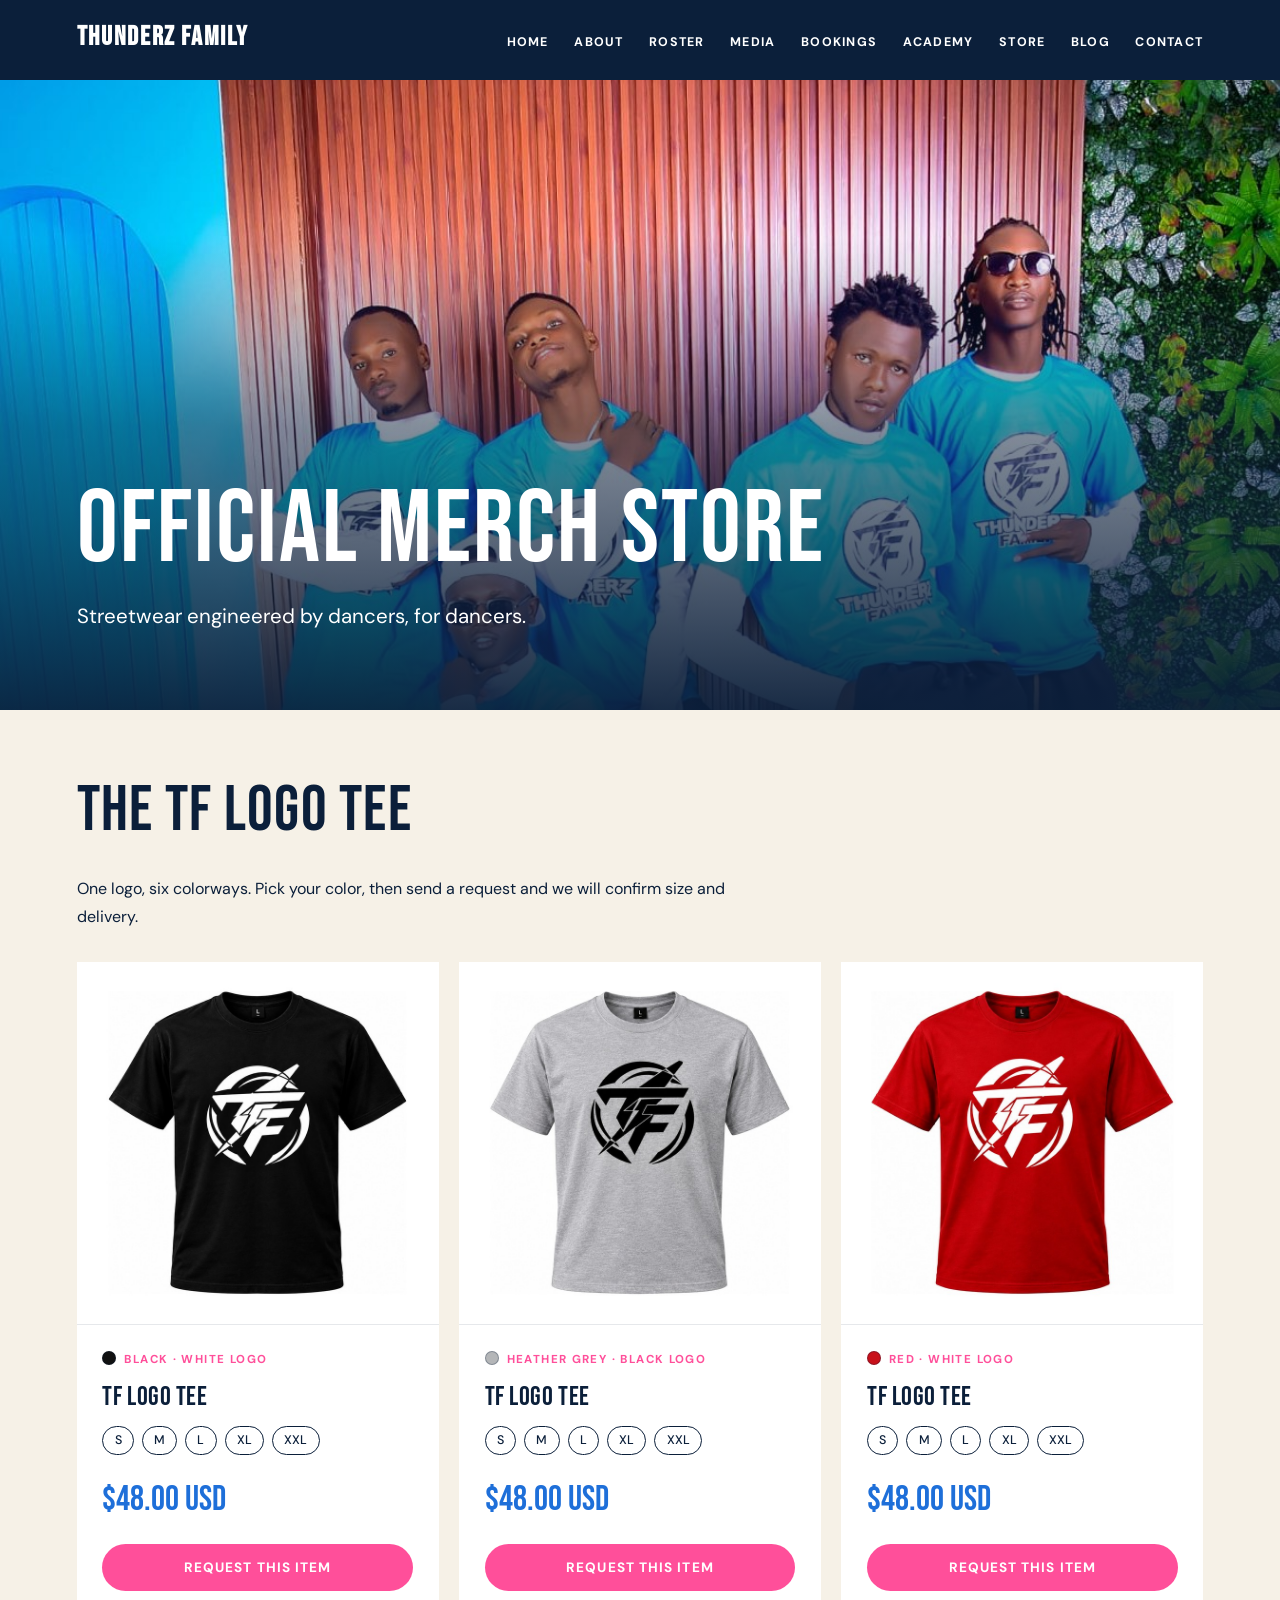
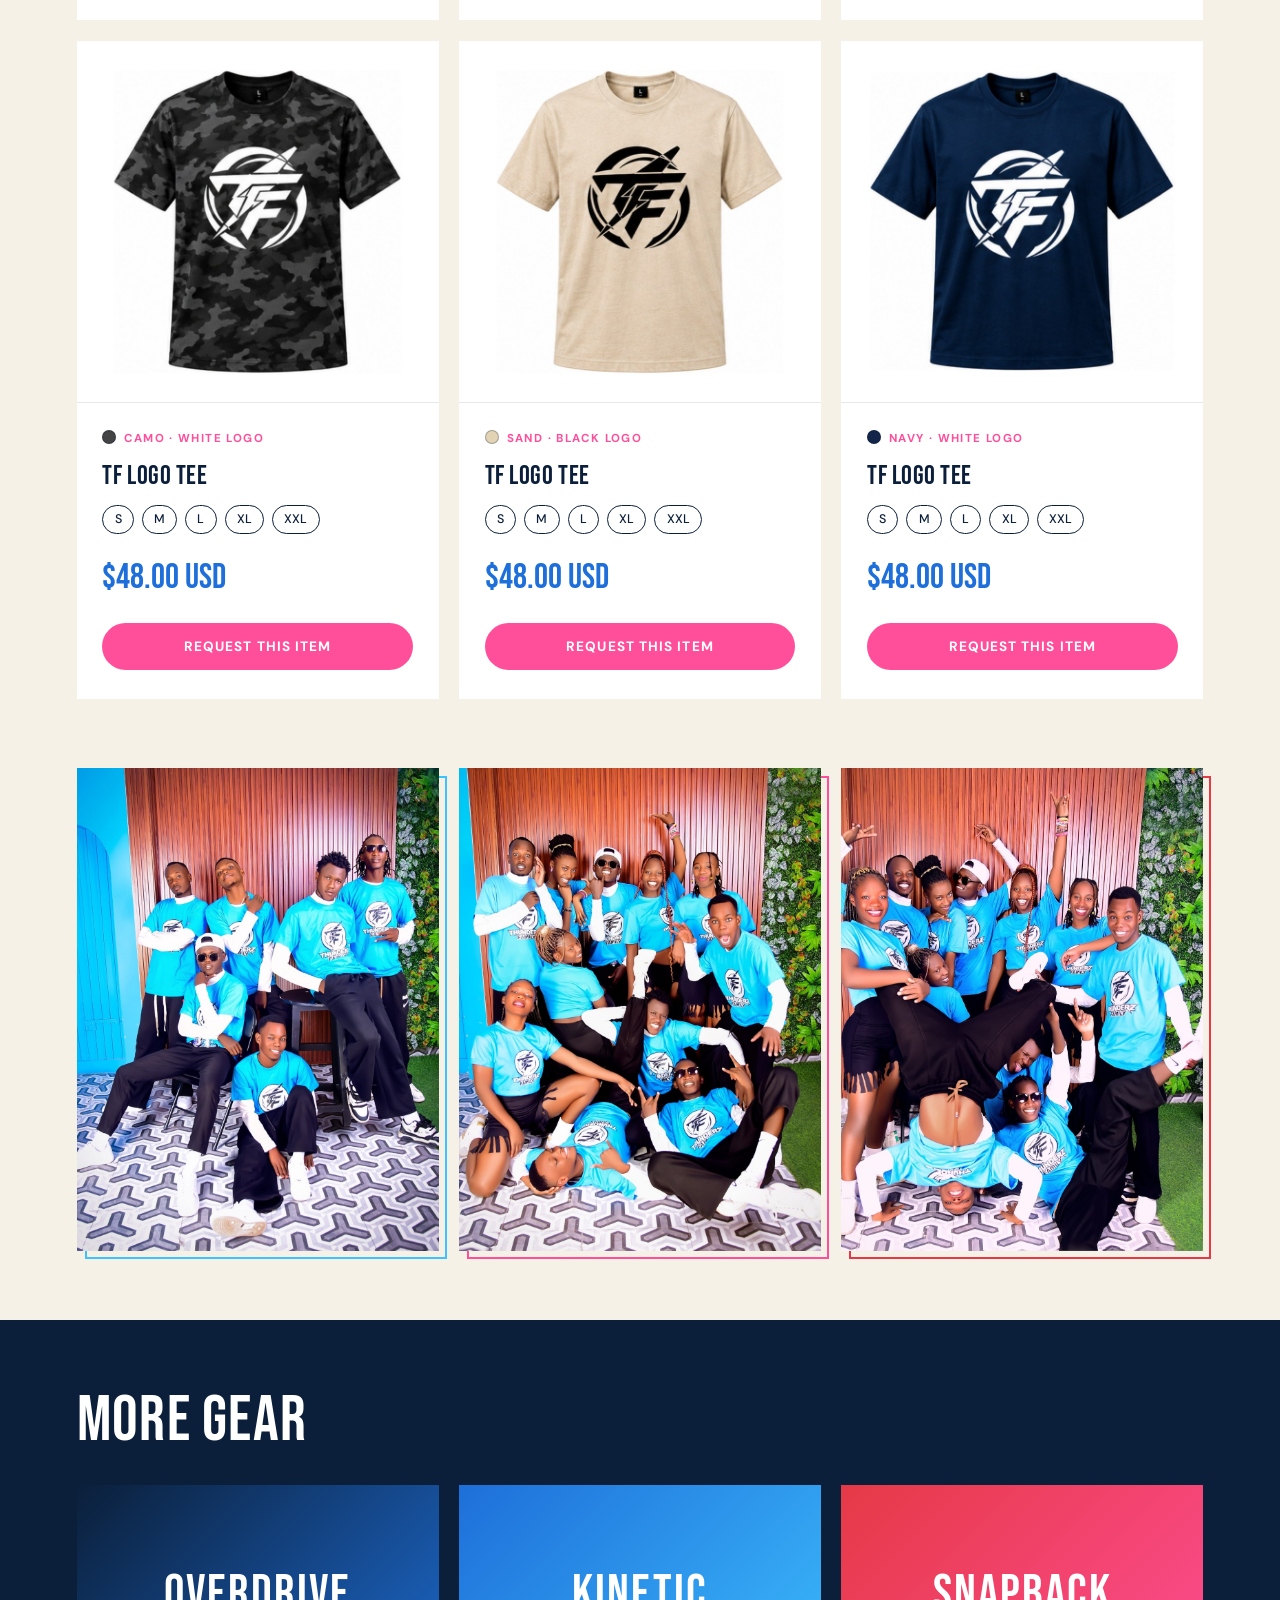
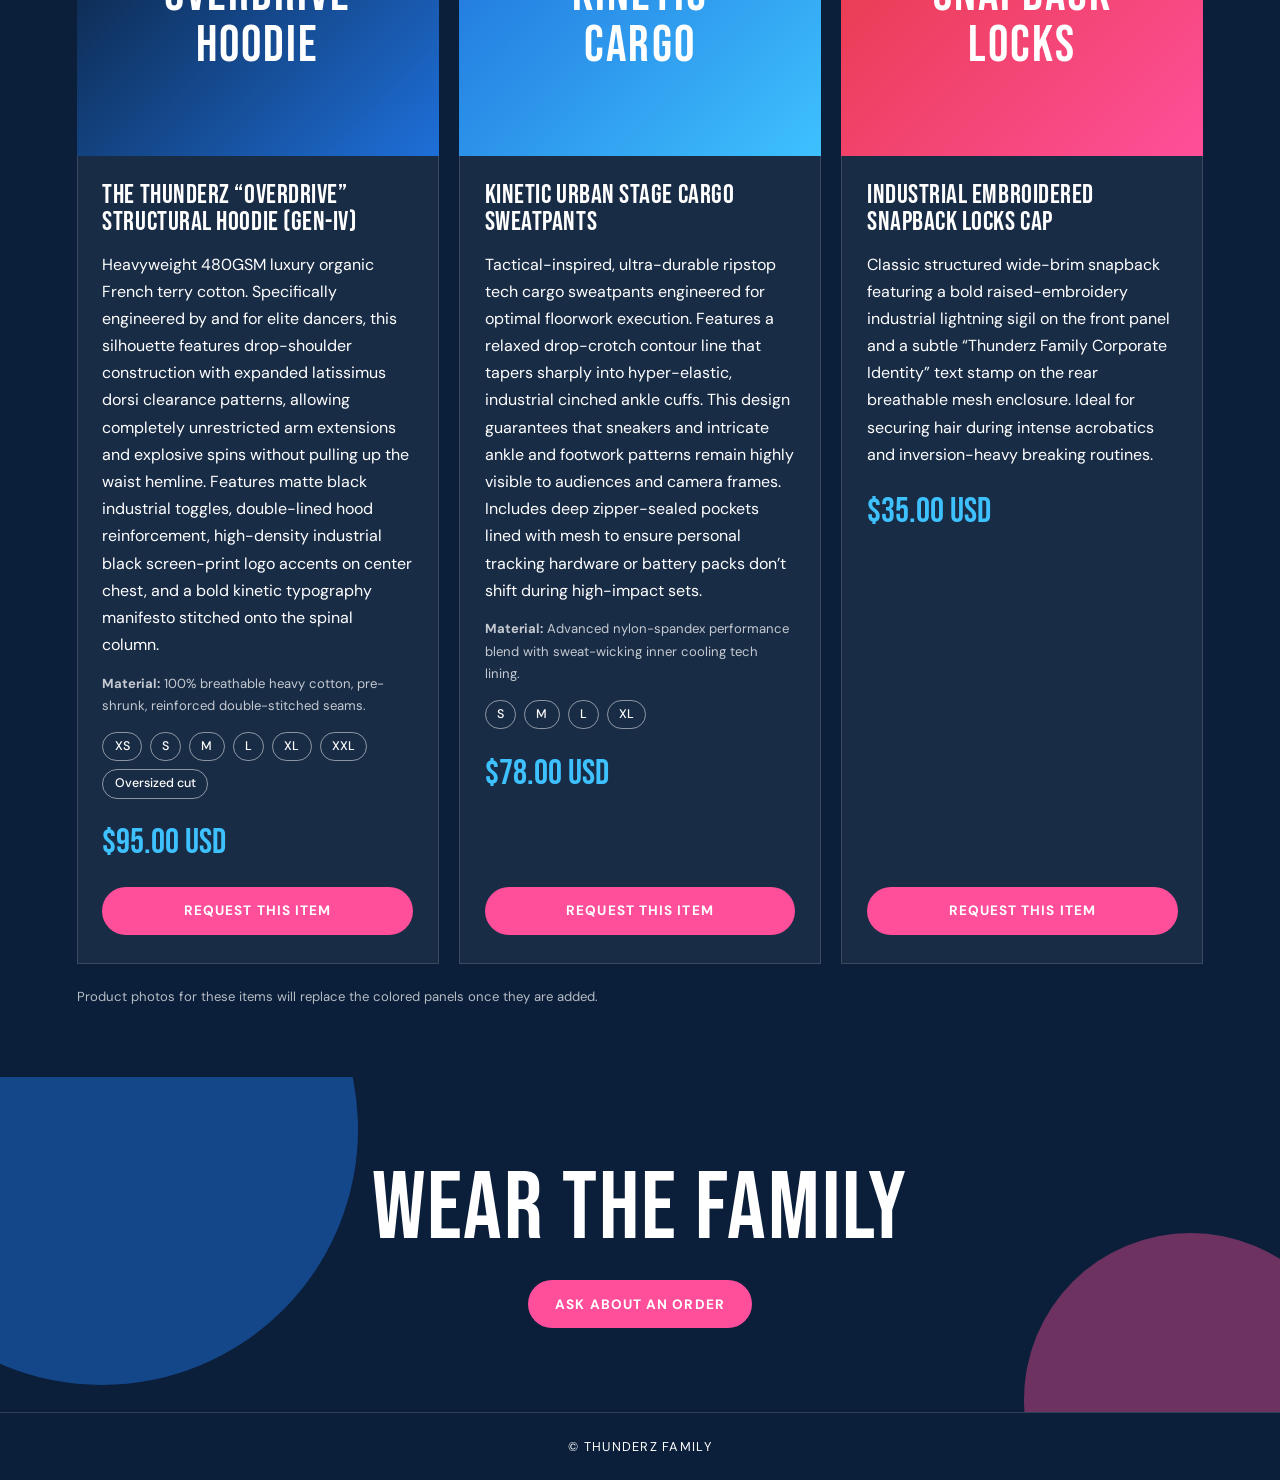
<file: store.html>
<!DOCTYPE html>
<html lang="en">
<head>
<meta charset="UTF-8">
<meta name="viewport" content="width=device-width, initial-scale=1">
<title>Store | Thunderz Family</title>
<link rel="preconnect" href="https://fonts.googleapis.com">
<link rel="preconnect" href="https://fonts.gstatic.com" crossorigin>
<link href="https://fonts.googleapis.com/css2?family=Bebas+Neue&family=DM+Sans:wght@400;500;700&display=swap" rel="stylesheet">
<link rel="stylesheet" href="pages.css">
</head>
<body>

<nav class="nav">
  <a class="logo" href="index.html">Thunderz Family</a>
  <ul>
    <li><a href="index.html">Home</a></li>
    <li><a href="about.html">About</a></li>
    <li><a href="roster.html">Roster</a></li>
    <li><a href="media.html">Media</a></li>
    <li><a href="bookings.html">Bookings</a></li>
    <li><a href="academy.html">Academy</a></li>
    <li><a class="on" href="store.html">Store</a></li>
    <li><a href="blog.html">Blog</a></li>
    <li><a href="contact.html">Contact</a></li>
  </ul>
</nav>

<header class="page-hero">
  <img src="images/5.jpg" alt="Dancers in Thunderz Family tees" style="object-position:50% 8%">
  <div class="copy">
    <h1>Official merch store</h1>
    <p>Streetwear engineered by dancers, for dancers.</p>
  </div>
</header>

<section class="section store">
  <h2 class="title">The TF logo tee</h2>
  <p style="max-width:60ch;margin-bottom:2rem">One logo, six colorways. Pick your color, then send a request and we will confirm size and delivery.</p>
  <div class="cards">
    <article class="card">
      <div class="shirt"><img src="images/black.jpg" alt="Black TF logo tee with white logo"></div>
      <div class="info">
        <p class="label"><i class="sw" style="background:#111"></i>Black · white logo</p>
        <h3>TF logo tee</h3>
        <ul class="chips on-light"><li>S</li><li>M</li><li>L</li><li>XL</li><li>XXL</li></ul>
        <p class="price">$48.00 USD</p>
        <a class="btn" href="contact.html">Request this item</a>
      </div>
    </article>
    <article class="card">
      <div class="shirt"><img src="images/grey.jpg" alt="Heather grey TF logo tee with black logo"></div>
      <div class="info">
        <p class="label"><i class="sw" style="background:#b4b6b8"></i>Heather grey · black logo</p>
        <h3>TF logo tee</h3>
        <ul class="chips on-light"><li>S</li><li>M</li><li>L</li><li>XL</li><li>XXL</li></ul>
        <p class="price">$48.00 USD</p>
        <a class="btn" href="contact.html">Request this item</a>
      </div>
    </article>
    <article class="card">
      <div class="shirt"><img src="images/red.jpg" alt="Red TF logo tee with white logo"></div>
      <div class="info">
        <p class="label"><i class="sw" style="background:#c8101a"></i>Red · white logo</p>
        <h3>TF logo tee</h3>
        <ul class="chips on-light"><li>S</li><li>M</li><li>L</li><li>XL</li><li>XXL</li></ul>
        <p class="price">$48.00 USD</p>
        <a class="btn" href="contact.html">Request this item</a>
      </div>
    </article>
    <article class="card">
      <div class="shirt"><img src="images/camo.jpg" alt="Camo TF logo tee with white logo"></div>
      <div class="info">
        <p class="label"><i class="sw" style="background:#444"></i>Camo · white logo</p>
        <h3>TF logo tee</h3>
        <ul class="chips on-light"><li>S</li><li>M</li><li>L</li><li>XL</li><li>XXL</li></ul>
        <p class="price">$48.00 USD</p>
        <a class="btn" href="contact.html">Request this item</a>
      </div>
    </article>
    <article class="card">
      <div class="shirt"><img src="images/sand.jpg" alt="Sand TF logo tee with black logo"></div>
      <div class="info">
        <p class="label"><i class="sw" style="background:#e2d3b4"></i>Sand · black logo</p>
        <h3>TF logo tee</h3>
        <ul class="chips on-light"><li>S</li><li>M</li><li>L</li><li>XL</li><li>XXL</li></ul>
        <p class="price">$48.00 USD</p>
        <a class="btn" href="contact.html">Request this item</a>
      </div>
    </article>
    <article class="card">
      <div class="shirt"><img src="images/navy.jpg" alt="Navy TF logo tee with white logo"></div>
      <div class="info">
        <p class="label"><i class="sw" style="background:#13264a"></i>Navy · white logo</p>
        <h3>TF logo tee</h3>
        <ul class="chips on-light"><li>S</li><li>M</li><li>L</li><li>XL</li><li>XXL</li></ul>
        <p class="price">$48.00 USD</p>
        <a class="btn" href="contact.html">Request this item</a>
      </div>
    </article>
  </div>
</section>

<div class="strip">
  <figure><img src="images/5.jpg" alt="Dancers in Thunderz Family tees"></figure>
  <figure><img src="images/6.jpg" alt="Crew posing together in team tees"></figure>
  <figure><img src="images/4.jpg" alt="Crew in team tees, one upside down"></figure>
</div>

<section class="section dark store">
  <h2 class="title">More gear</h2>
  <div class="cards">
<article class="card">
      <div class="pimg p1">Overdrive<br>Hoodie</div>
      <div class="info">
        <h3>The Thunderz “Overdrive” structural hoodie (Gen-IV)</h3>
        <p>Heavyweight 480GSM luxury organic French terry cotton. Specifically engineered by and for elite dancers, this silhouette features drop-shoulder construction with expanded latissimus dorsi clearance patterns, allowing completely unrestricted arm extensions and explosive spins without pulling up the waist hemline. Features matte black industrial toggles, double-lined hood reinforcement, high-density industrial black screen-print logo accents on center chest, and a bold kinetic typography manifesto stitched onto the spinal column.</p>
        <p class="spec"><b>Material:</b> 100% breathable heavy cotton, pre-shrunk, reinforced double-stitched seams.</p>
        <ul class="chips"><li>XS</li><li>S</li><li>M</li><li>L</li><li>XL</li><li>XXL</li><li>Oversized cut</li></ul>
        <p class="price">$95.00 USD</p>
        <a class="btn" href="contact.html">Request this item</a>
      </div>
    </article>
<article class="card">
      <div class="pimg p2">Kinetic<br>Cargo</div>
      <div class="info">
        <h3>Kinetic urban stage cargo sweatpants</h3>
        <p>Tactical-inspired, ultra-durable ripstop tech cargo sweatpants engineered for optimal floorwork execution. Features a relaxed drop-crotch contour line that tapers sharply into hyper-elastic, industrial cinched ankle cuffs. This design guarantees that sneakers and intricate ankle and footwork patterns remain highly visible to audiences and camera frames. Includes deep zipper-sealed pockets lined with mesh to ensure personal tracking hardware or battery packs don’t shift during high-impact sets.</p>
        <p class="spec"><b>Material:</b> Advanced nylon-spandex performance blend with sweat-wicking inner cooling tech lining.</p>
        <ul class="chips"><li>S</li><li>M</li><li>L</li><li>XL</li></ul>
        <p class="price">$78.00 USD</p>
        <a class="btn" href="contact.html">Request this item</a>
      </div>
    </article>
<article class="card">
      <div class="pimg p4">Snapback<br>Locks</div>
      <div class="info">
        <h3>Industrial embroidered snapback locks cap</h3>
        <p>Classic structured wide-brim snapback featuring a bold raised-embroidery industrial lightning sigil on the front panel and a subtle “Thunderz Family Corporate Identity” text stamp on the rear breathable mesh enclosure. Ideal for securing hair during intense acrobatics and inversion-heavy breaking routines.</p>
        <p class="price">$35.00 USD</p>
        <a class="btn" href="contact.html">Request this item</a>
      </div>
    </article>
  </div>
  <p style="margin-top:1.4rem;opacity:.7;font-size:.82rem">Product photos for these items will replace the colored panels once they are added.</p>
</section>

<section class="cta">
  <h2>Wear the family</h2>
  <a class="btn" href="contact.html">Ask about an order</a>
</section>

<footer>© THUNDERZ FAMILY</footer>

</body>
</html>
</file>
<file: style.css>
/* ==========================================================================
   THUNDERZ FAMILY  |  1 Variables  2 Base  3 Hero  4 Marquee
   5 Intro  6 Mosaic gallery  7 Contact  8 Footer
   ========================================================================== */

/* 1. VARIABLES: change a color here and it updates everywhere */
:root{
  --color-navy:   #0b1f3a;   /* dark sections, text */
  --color-blue:   #1e6fd9;   /* marquee band */
  --color-sky:    #3ec1ff;   /* accents */
  --color-red:    #e63946;   /* accents */
  --color-pink:   #ff4f9a;   /* accents */
  --color-cream:  #f6f1e7;   /* light sections */
  --color-white:  #ffffff;

  --font-display: 'Bebas Neue', Impact, sans-serif;
  --font-body:    'DM Sans', Helvetica, Arial, sans-serif;
  --gap:          clamp(10px, 1.4vw, 22px);
  --pad:          clamp(20px, 6vw, 96px);
}

/* 2. BASE */
*{ box-sizing:border-box; margin:0; padding:0; }
html{ scroll-behavior:smooth; }
body{ background:var(--color-cream); color:var(--color-navy); font-family:var(--font-body); line-height:1.6; -webkit-font-smoothing:antialiased; }
img{ display:block; width:100%; height:100%; object-fit:cover; }
a{ color:inherit; text-decoration:none; }
a:focus-visible{ outline:3px solid var(--color-sky); outline-offset:4px; }
h1,h2{ font-family:var(--font-display); font-weight:400; line-height:.95; text-transform:uppercase; letter-spacing:.02em; }
.btn{ display:inline-block; padding:.9em 2em; background:var(--color-pink); color:var(--color-white); font-weight:700; letter-spacing:.08em; text-transform:uppercase; font-size:.85rem; border-radius:999px; transition:transform .2s, background .2s; }
.btn:hover{ transform:translateY(-3px); background:var(--color-red); }

/* 3. HERO */
.hero{ position:relative; min-height:min(92vh, 900px); display:flex; align-items:flex-end; color:var(--color-white); }
.hero > img{ position:absolute; inset:0; object-position:50% 0%; }
.hero::after{ content:""; position:absolute; inset:0; background:linear-gradient(to top, rgba(11,31,58,.92) 0%, rgba(11,31,58,.55) 38%, transparent 70%); }
.hero .copy{ position:relative; z-index:1; padding:var(--pad); max-width:900px; }
.hero h1{ font-size:clamp(3.2rem, 8.5vw, 8rem); }
.hero p{ font-size:clamp(1rem, 1.6vw, 1.3rem); max-width:34ch; margin:1rem 0 1.8rem; }

/* 4. MARQUEE: one slow looping band */
.marquee{ background:var(--color-blue); color:var(--color-white); overflow:hidden; white-space:nowrap; padding:.7rem 0; }
.marquee div{ display:inline-block; font-family:var(--font-display); font-size:1.6rem; letter-spacing:.12em; animation:slide 28s linear infinite; }
.marquee span{ margin:0 1.2rem; color:var(--color-sky); }
@keyframes slide{ to{ transform:translateX(-50%); } }
@media (prefers-reduced-motion:reduce){ .marquee div{ animation:none; } }

/* 5. INTRO: text + framed portrait */
.intro{ display:grid; grid-template-columns:1.1fr .9fr; gap:calc(var(--pad) / 1.5); align-items:center; padding:calc(var(--pad) * 1.2) var(--pad); }
.intro h2{ font-size:clamp(3rem, 7vw, 6rem); margin-bottom:1.2rem; }
.intro p{ max-width:46ch; font-size:1.05rem; }
.frame{ position:relative; aspect-ratio:4 / 5; }
.frame::before{ content:""; position:absolute; inset:0; transform:translate(16px,16px); border:3px solid var(--color-pink); }
.frame img{ position:relative; }
.dot{ position:absolute; z-index:2; width:84px; height:84px; right:-20px; top:-24px; border-radius:50%; background:var(--color-sky); display:grid; place-items:center; color:var(--color-navy); font-family:var(--font-display); font-size:1.15rem; text-align:center; line-height:1; transform:rotate(12deg); }

/* 6. MOSAIC GALLERY: 12 x 15 grid. Big photo left-top, two small top-right, wide photo bottom-right,
   crew photo bottom-left. Box shapes match the photos, so heads and feet stay in. */
.gallery{ position:relative; padding:0 var(--pad) calc(var(--pad) * 1.2); overflow:hidden; }
.gallery .bg{ position:absolute; top:-.1em; left:0; right:0; text-align:center; font-family:var(--font-display); font-size:22vw; line-height:1; color:transparent; -webkit-text-stroke:2px rgba(11,31,58,.08); pointer-events:none; }
.gallery h2{ position:relative; font-size:clamp(2.4rem, 5vw, 4rem); margin-bottom:2rem; }
.mosaic{ position:relative; display:grid; gap:var(--gap); grid-template-columns:repeat(12,1fr); grid-template-rows:repeat(15,1fr); aspect-ratio:16 / 15; }
.tile{ position:relative; }
.tile::before{ content:""; position:absolute; inset:0; transform:translate(8px,8px); border:2px solid transparent; }
.tile.red::before{ border-color:var(--color-red); }
.tile.sky::before{ border-color:var(--color-sky); }
.tile img{ position:relative; }
.tile span{ position:absolute; z-index:2; left:12px; bottom:12px; padding:.3em .9em; background:var(--color-white); color:var(--color-navy); font-size:.72rem; font-weight:700; letter-spacing:.1em; text-transform:uppercase; border-radius:999px; }
.g1{ grid-area:1 / 1 / 10 / 7; }
.g5{ grid-area:10 / 1 / 16 / 7; }   .g5 img{ object-position:50% 19%; }
.g2{ grid-area:1 / 7 / 7 / 10; }
.g3{ grid-area:1 / 10 / 7 / 13; }   .g3 img{ object-position:60% 40%; }
.g4{ grid-area:7 / 7 / 16 / 13; }   .g4 img{ object-position:50% 65%; }

/* 7. CONTACT */
.contact{ position:relative; overflow:hidden; background:var(--color-navy); color:var(--color-white); text-align:center; padding:calc(var(--pad) * 1.3) var(--pad); }
.contact::before, .contact::after{ content:""; position:absolute; border-radius:50%; }
.contact::before{ width:46vw; height:46vw; left:-14vw; top:-18vw; background:var(--color-blue); opacity:.55; }
.contact::after{ width:30vw; height:30vw; right:-8vw; bottom:-14vw; background:var(--color-pink); opacity:.45; }
.contact > *{ position:relative; z-index:1; }
.contact h2{ font-size:clamp(3rem, 9vw, 7.5rem); margin-bottom:1rem; }
.contact p{ margin-bottom:.4rem; }
.contact .btn{ margin-top:1.6rem; }

/* 8. FOOTER */
footer{ background:var(--color-navy); color:var(--color-white); text-align:center; padding:1.4rem; font-size:.8rem; letter-spacing:.1em; border-top:1px solid rgba(255,255,255,.15); }

/* MOBILE */
@media (max-width:760px){
  .intro{ grid-template-columns:1fr; }
  .frame{ max-width:420px; margin:0 auto 16px; }
  .mosaic{ aspect-ratio:auto; grid-template-columns:1fr 1fr; grid-template-rows:none; }
  .tile{ grid-area:auto; aspect-ratio:3 / 4; }
  .tile.g1, .tile.g4{ grid-column:1 / -1; aspect-ratio:10 / 11; }
  .tile.g5{ grid-column:1 / -1; aspect-ratio:1 / 1; }
  .g5 img{ object-position:50% 25%; }
}


/* 12. NAVIGATION BAR (same look as the other pages) */
.nav{ position:sticky; top:0; z-index:50; display:flex; align-items:center; justify-content:space-between; gap:24px; padding:14px var(--pad); background:var(--color-navy); color:var(--color-white); }
.nav .logo{ font-family:var(--font-display); font-size:1.7rem; letter-spacing:.06em; white-space:nowrap; }
.nav ul{ display:flex; gap:clamp(12px, 2vw, 30px); list-style:none; overflow-x:auto; scrollbar-width:none; }
.nav a{ font-size:.78rem; font-weight:700; letter-spacing:.1em; text-transform:uppercase; white-space:nowrap; padding-bottom:4px; border-bottom:2px solid transparent; }
.nav a:hover, .nav a.on{ border-color:var(--color-pink); }
.nav .logo{ border-bottom:0; }
@media (max-width:860px){
  .nav{ flex-direction:column; align-items:flex-start; gap:10px; }
  .nav ul{ max-width:100%; }
}


/* 13. WATCH THE CREW (three clips on the home page) */
.watch{ background:var(--color-blue); color:var(--color-white); text-align:center; padding:calc(var(--pad) * .9) var(--pad); }
.watch h2{ font-size:clamp(2.6rem, 6vw, 5rem); margin-bottom:2rem; }
.watch .reel{ display:grid; grid-template-columns:repeat(3, 1fr); gap:var(--gap); max-width:900px; margin:0 auto 2.2rem; }
.watch figure{ border-top:6px solid var(--color-pink); background:var(--color-navy); }
.watch figure:nth-child(2){ border-color:var(--color-sky); }
.watch figure:nth-child(3){ border-color:var(--color-red); }
.watch video{ display:block; width:100%; aspect-ratio:9 / 16; object-fit:cover; background:#000; }
@media (max-width:760px){
  .watch .reel{ grid-template-columns:repeat(3, 72%); overflow-x:auto; scroll-snap-type:x mandatory; padding-bottom:12px; }
  .watch figure{ scroll-snap-align:center; }
}
</file>
<file: pages.css>
/* ==========================================================================
   THUNDERZ FAMILY | shared styles for every inner page (about, roster, ...)
   1 Variables  2 Base  3 Navigation  4 Page hero  5 Shared parts
   6 About page  7 Footer  8 Mobile
   (index.html keeps using style.css, which is not changed)
   ========================================================================== */

/* 1. VARIABLES */
:root{
  --color-navy:  #0b1f3a;
  --color-blue:  #1e6fd9;
  --color-sky:   #3ec1ff;
  --color-red:   #e63946;
  --color-pink:  #ff4f9a;
  --color-cream: #f6f1e7;
  --color-white: #ffffff;
  --font-display:'Bebas Neue', Impact, sans-serif;
  --font-body:   'DM Sans', Helvetica, Arial, sans-serif;
  --gap:  clamp(12px, 1.6vw, 24px);
  --pad:  clamp(20px, 6vw, 96px);
}

/* 2. BASE */
*{ box-sizing:border-box; margin:0; padding:0; }
html{ scroll-behavior:smooth; }
body{ background:var(--color-cream); color:var(--color-navy); font-family:var(--font-body); line-height:1.7; -webkit-font-smoothing:antialiased; }
img{ display:block; width:100%; height:100%; object-fit:cover; }
a{ color:inherit; text-decoration:none; }
a:focus-visible{ outline:3px solid var(--color-sky); outline-offset:4px; }
h1,h2,h3{ font-family:var(--font-display); font-weight:400; line-height:1; text-transform:uppercase; letter-spacing:.02em; }
.btn{ display:inline-block; padding:.9em 2em; background:var(--color-pink); color:var(--color-white); font-weight:700; letter-spacing:.08em; text-transform:uppercase; font-size:.85rem; border-radius:999px; transition:transform .2s, background .2s; }
.btn:hover{ transform:translateY(-3px); background:var(--color-red); }

/* 3. NAVIGATION */
.nav{ position:sticky; top:0; z-index:50; display:flex; align-items:center; justify-content:space-between; gap:24px; padding:14px var(--pad); background:var(--color-navy); color:var(--color-white); }
.nav .logo{ font-family:var(--font-display); font-size:1.7rem; letter-spacing:.06em; white-space:nowrap; }
.nav ul{ display:flex; gap:clamp(12px, 2vw, 30px); list-style:none; overflow-x:auto; scrollbar-width:none; }
.nav a{ font-size:.78rem; font-weight:700; letter-spacing:.1em; text-transform:uppercase; white-space:nowrap; padding-bottom:4px; border-bottom:2px solid transparent; }
.nav a:hover, .nav a.on{ border-color:var(--color-pink); }

/* 4. PAGE HERO */
.page-hero{ position:relative; min-height:70vh; display:flex; align-items:flex-end; color:var(--color-white); }
.page-hero > img{ position:absolute; inset:0; }
.page-hero::after{ content:""; position:absolute; inset:0; background:linear-gradient(to top, rgba(11,31,58,.94) 0%, rgba(11,31,58,.5) 45%, transparent 75%); }
.page-hero .copy{ position:relative; z-index:1; padding:var(--pad); max-width:1000px; }
.page-hero h1{ font-size:clamp(2.8rem, 8vw, 7rem); }
.page-hero p{ font-size:clamp(1rem, 1.6vw, 1.3rem); margin-top:1rem; max-width:44ch; }

/* 5. SHARED PARTS */
.section{ padding:calc(var(--pad) * .9) var(--pad); }
.section.dark{ background:var(--color-navy); color:var(--color-white); }
.title{ font-size:clamp(2.4rem, 5vw, 4.2rem); margin-bottom:2rem; }
.frame{ position:relative; }
.frame::before{ content:""; position:absolute; inset:0; transform:translate(14px,14px); border:3px solid var(--color-pink); }
.frame img{ position:relative; }
.cta{ position:relative; overflow:hidden; background:var(--color-navy); color:var(--color-white); text-align:center; padding:calc(var(--pad) * 1.1) var(--pad); }
.cta::before, .cta::after{ content:""; position:absolute; border-radius:50%; }
.cta::before{ width:40vw; height:40vw; left:-12vw; top:-16vw; background:var(--color-blue); opacity:.5; }
.cta::after{ width:26vw; height:26vw; right:-6vw; bottom:-12vw; background:var(--color-pink); opacity:.4; }
.cta > *{ position:relative; z-index:1; }
.cta h2{ font-size:clamp(2.6rem, 8vw, 6rem); margin-bottom:1.4rem; }

/* 6. ABOUT PAGE */
.manifesto{ display:grid; grid-template-columns:.8fr 1.2fr; gap:calc(var(--pad) / 1.4); align-items:center; }
.manifesto .frame{ aspect-ratio:4 / 5; }
.manifesto .lead{ font-family:var(--font-display); font-size:clamp(2rem, 4vw, 3.4rem); line-height:1.05; text-transform:uppercase; margin-bottom:1.4rem; }
.manifesto p{ max-width:56ch; margin-bottom:1rem; }

.timeline{ list-style:none; position:relative; max-width:960px; margin:0 auto; }
.timeline li{ position:relative; display:grid; grid-template-columns:150px 1fr; gap:28px; padding:0 0 44px 34px; border-left:2px solid rgba(255,255,255,.25); }
.timeline li::before{ content:""; position:absolute; left:-9px; top:10px; width:16px; height:16px; border-radius:50%; background:var(--color-pink); box-shadow:0 0 0 5px rgba(255,79,154,.25); }
.timeline li:nth-child(even)::before{ background:var(--color-sky); box-shadow:0 0 0 5px rgba(62,193,255,.25); }
.timeline .yr{ font-family:var(--font-display); font-size:3.4rem; line-height:1; color:var(--color-sky); }
.timeline h3{ font-size:1.7rem; margin-bottom:.5rem; }
.timeline p{ color:rgba(255,255,255,.82); max-width:62ch; }

.strip{ display:grid; grid-template-columns:repeat(3,1fr); gap:var(--gap); padding:0 var(--pad) calc(var(--pad) * .9); }
.strip figure{ aspect-ratio:3 / 4; position:relative; }
.strip figure::before{ content:""; position:absolute; inset:0; transform:translate(8px,8px); border:2px solid var(--color-sky); }
.strip img{ position:relative; object-position:50% 30%; }
.strip figure:nth-child(2)::before{ border-color:var(--color-pink); }
.strip figure:nth-child(3)::before{ border-color:var(--color-red); }

.pillars{ display:grid; grid-template-columns:repeat(3,1fr); gap:var(--gap); }
.pillar{ background:var(--color-white); padding:2rem 1.8rem; border-top:8px solid var(--color-sky); }
.pillar:nth-child(2){ border-color:var(--color-pink); }
.pillar:nth-child(3){ border-color:var(--color-red); }
.pillar h3{ font-size:1.8rem; margin-bottom:.8rem; }

.bios{ display:grid; grid-template-columns:repeat(3,1fr); gap:var(--gap); }
.bio{ background:rgba(255,255,255,.06); border:1px solid rgba(255,255,255,.14); padding:2rem 1.8rem; }
.bio .badge{ width:72px; height:72px; border-radius:50%; display:grid; place-items:center; font-family:var(--font-display); font-size:2.4rem; color:var(--color-white); background:var(--color-blue); margin-bottom:1.2rem; }
.bio:nth-child(2) .badge{ background:var(--color-pink); }
.bio:nth-child(3) .badge{ background:var(--color-red); }
.bio h3{ font-size:1.9rem; }
.bio .role{ color:var(--color-sky); font-size:.8rem; font-weight:700; letter-spacing:.08em; text-transform:uppercase; margin:.4rem 0 1rem; }
.bio p:last-child{ color:rgba(255,255,255,.82); font-size:.95rem; }

/* 7. FOOTER */
footer{ background:var(--color-navy); color:var(--color-white); text-align:center; padding:1.4rem; font-size:.8rem; letter-spacing:.1em; border-top:1px solid rgba(255,255,255,.15); }

/* 8. MOBILE */
@media (max-width:860px){
  .manifesto, .pillars, .bios{ grid-template-columns:1fr; }
  .manifesto .frame{ max-width:380px; margin:0 14px 14px 0; }
  .timeline li{ grid-template-columns:1fr; gap:6px; }
  .strip{ grid-template-columns:1fr; }
  .nav{ flex-direction:column; align-items:flex-start; gap:10px; }
  .nav ul{ max-width:100%; }
}


/* 9. ROSTER PAGE */
.filters{ display:flex; flex-wrap:wrap; gap:10px; padding:28px var(--pad) 0; }
.filters button{ font:inherit; font-size:.78rem; font-weight:700; letter-spacing:.1em; text-transform:uppercase; padding:.7em 1.5em; border:2px solid var(--color-navy); border-radius:999px; background:transparent; color:var(--color-navy); cursor:pointer; transition:background .2s, color .2s; }
.filters button:hover{ background:rgba(11,31,58,.08); }
.filters button[aria-pressed="true"]{ background:var(--color-navy); color:var(--color-white); }
.group[hidden]{ display:none; }
.group-tag{ display:inline-block; margin-bottom:.8rem; padding:.3em 1em; background:var(--color-pink); color:var(--color-white); font-size:.72rem; font-weight:700; letter-spacing:.12em; text-transform:uppercase; border-radius:999px; }
.group:nth-of-type(2) .group-tag{ background:var(--color-blue); }
.group:nth-of-type(3) .group-tag{ background:var(--color-red); }

.members{ display:grid; grid-template-columns:repeat(3,1fr); gap:var(--gap); }
.members.two{ grid-template-columns:repeat(2,1fr); }
.member{ background:var(--color-white); padding:2rem 1.8rem; border-top:8px solid var(--color-pink); display:flex; flex-direction:column; gap:1rem; }
.members.two .member{ border-color:var(--color-blue); }
.member .top{ display:flex; align-items:center; gap:16px; }
.member .badge{ flex:none; width:64px; height:64px; border-radius:50%; display:grid; place-items:center; font-family:var(--font-display); font-size:2.1rem; color:var(--color-white); background:var(--color-pink); }
.members.two .badge{ background:var(--color-blue); }
.member h3{ font-size:1.8rem; }
.member .role{ font-size:.78rem; font-weight:700; letter-spacing:.08em; text-transform:uppercase; color:var(--color-blue); }
.chips{ display:flex; flex-wrap:wrap; gap:8px; list-style:none; }
.chips li{ padding:.25em .9em; border:1.5px solid var(--color-navy); border-radius:999px; font-size:.78rem; font-weight:500; }
.member dl{ display:grid; gap:.8rem; font-size:.93rem; }
.member dt{ font-size:.7rem; font-weight:700; letter-spacing:.12em; text-transform:uppercase; color:var(--color-pink); }
.member dd{ margin-top:.1rem; }
.stat{ font-family:var(--font-display); font-size:1.5rem; letter-spacing:.04em; }

.rising{ display:grid; grid-template-columns:.8fr 1.2fr; gap:calc(var(--pad) / 1.4); align-items:center; }
.rising .frame{ aspect-ratio:4 / 5; }
.rising .frame img{ object-position:60% 40%; }
.rising .members{ grid-template-columns:1fr; }
.rising .member{ border-color:var(--color-red); }
.rising .badge{ background:var(--color-red); }

@media (max-width:980px){
  .members, .members.two{ grid-template-columns:1fr; }
  .rising{ grid-template-columns:1fr; }
  .rising .frame{ max-width:380px; margin:0 14px 14px 0; }
}


/* 10. MEDIA PAGE */
.videos{ display:grid; grid-template-columns:repeat(2,1fr); gap:var(--gap); }
.video{ display:grid; grid-template-columns:42% 1fr; background:rgba(255,255,255,.06); border:1px solid rgba(255,255,255,.14); }
.video .thumb{ position:relative; aspect-ratio:4 / 5; }
.video .thumb img{ object-position:50% 25%; filter:brightness(.8); }
.video .play{ position:absolute; inset:0; margin:auto; width:64px; height:64px; border-radius:50%; background:var(--color-pink); display:grid; place-items:center; box-shadow:0 0 0 8px rgba(255,79,154,.3); }
.video .play::after{ content:""; margin-left:5px; border-left:18px solid var(--color-white); border-top:11px solid transparent; border-bottom:11px solid transparent; }
.video .body{ padding:1.6rem 1.5rem; display:flex; flex-direction:column; gap:.8rem; }
.video h3{ font-size:1.6rem; }
.video p{ color:rgba(255,255,255,.82); font-size:.92rem; }
.video .meta{ color:var(--color-sky); font-size:.78rem; font-weight:700; letter-spacing:.08em; text-transform:uppercase; }
.video .tags{ display:flex; flex-wrap:wrap; gap:6px; list-style:none; margin-top:auto; }
.video .tags li{ padding:.2em .8em; border:1.5px solid rgba(255,255,255,.4); border-radius:999px; font-size:.7rem; letter-spacing:.06em; text-transform:uppercase; }

.album{ margin-bottom:calc(var(--pad) * .7); }
.album:last-child{ margin-bottom:0; }
.album h3{ font-size:clamp(1.8rem, 3vw, 2.6rem); margin-bottom:1.2rem; padding-left:16px; border-left:8px solid var(--color-pink); }
.album:nth-of-type(2) h3{ border-color:var(--color-sky); }
.album:nth-of-type(3) h3{ border-color:var(--color-red); }
.shots{ display:grid; grid-template-columns:repeat(3,1fr); gap:var(--gap); }
.shots.two{ grid-template-columns:repeat(2,1fr); }
.shot{ position:relative; display:block; width:100%; aspect-ratio:4 / 5; padding:0; border:0; background:var(--color-navy); cursor:zoom-in; overflow:hidden; font:inherit; color:var(--color-white); text-align:left; }
.shot img{ object-position:50% 25%; transition:transform .5s; }
.shot:hover img{ transform:scale(1.05); }
.shot span{ position:absolute; left:0; right:0; bottom:0; padding:2.4rem 1.2rem 1.1rem; background:linear-gradient(to top, rgba(11,31,58,.92), transparent); font-size:.92rem; line-height:1.5; }
.shot b{ display:block; font-family:var(--font-display); font-weight:400; font-size:1.4rem; letter-spacing:.03em; text-transform:uppercase; }
.shots.two .shot{ aspect-ratio:5 / 4; }
.note{ margin-top:1.4rem; font-size:.82rem; opacity:.7; }

dialog{ margin:auto; max-width:min(92vw,900px); background:var(--color-navy); color:var(--color-white); border:0; padding:0; }
dialog::backdrop{ background:rgba(5,12,24,.88); }
dialog img{ width:auto; height:auto; max-width:100%; max-height:76vh; margin:auto; object-fit:contain; }
dialog p{ padding:1rem 1.4rem 1.3rem; }
dialog button{ position:absolute; top:10px; right:10px; width:42px; height:42px; border:0; border-radius:50%; background:var(--color-pink); color:var(--color-white); font-size:1.4rem; cursor:pointer; }

@media (max-width:980px){
  .videos{ grid-template-columns:1fr; }
}
@media (max-width:620px){
  .video{ grid-template-columns:1fr; }
  .shots, .shots.two{ grid-template-columns:1fr; }
  .shot, .shots.two .shot{ aspect-ratio:4 / 5; }
}


/* 11. SHARED BUILDING BLOCKS (bookings, academy, store, blog, contact) */
.cards{ display:grid; grid-template-columns:repeat(auto-fit, minmax(min(100%, 280px), 1fr)); gap:var(--gap); }
.card{ background:var(--color-white); padding:2rem 1.8rem; border-top:8px solid var(--color-sky); display:flex; flex-direction:column; gap:.8rem; }
.cards .card:nth-child(3n+2){ border-color:var(--color-pink); }
.cards .card:nth-child(3n+3){ border-color:var(--color-red); }
.dark .card{ background:rgba(255,255,255,.06); color:var(--color-white); box-shadow:inset 0 0 0 1px rgba(255,255,255,.14); }
.card h3{ font-size:1.7rem; }
.num{ font-family:var(--font-display); font-size:3.4rem; line-height:1; color:var(--color-pink); }
.big{ font-family:var(--font-display); font-size:2.6rem; line-height:1.05; color:var(--color-blue); }
.dark .big{ color:var(--color-sky); }
.label{ font-size:.72rem; font-weight:700; letter-spacing:.12em; text-transform:uppercase; color:var(--color-pink); }
.dark .label{ color:var(--color-sky); }
.tick{ list-style:none; display:grid; gap:.6rem; }
.tick li{ position:relative; padding-left:1.6rem; }
.tick li::before{ content:""; position:absolute; left:0; top:.6em; width:.65rem; height:.65rem; border-radius:50%; background:var(--color-pink); }
.chips.on-light li{ border-color:var(--color-navy); }
.split{ display:grid; grid-template-columns:.8fr 1.2fr; gap:calc(var(--pad) / 1.4); align-items:center; }
.split .frame{ aspect-ratio:4 / 5; }
.split.rev{ grid-template-columns:1.2fr .8fr; }
.strip.pt{ padding-top:calc(var(--pad) * .9); }
button.btn{ border:0; cursor:pointer; font-family:inherit; }
.btn.alt{ background:transparent; border:2px solid currentColor; }
.btn.alt:hover{ background:var(--color-pink); border-color:var(--color-pink); color:var(--color-white); }
.row-btns{ display:flex; flex-wrap:wrap; gap:14px; margin-top:1.6rem; }

/* 12. BOOKINGS: intake form */
.form{ display:grid; grid-template-columns:1fr 1fr; gap:1.2rem; max-width:920px; }
.form .full{ grid-column:1 / -1; }
.form label{ display:grid; gap:.45rem; font-size:.75rem; font-weight:700; letter-spacing:.1em; text-transform:uppercase; }
.form input, .form select, .form textarea{ font:inherit; font-size:1rem; font-weight:400; letter-spacing:0; text-transform:none; padding:.85em 1em; border:2px solid var(--color-navy); border-radius:0; background:var(--color-white); color:var(--color-navy); }
.form input:focus, .form select:focus, .form textarea:focus{ outline:3px solid var(--color-sky); outline-offset:2px; }
.form textarea{ min-height:150px; resize:vertical; }
.form .hint{ font-size:.8rem; opacity:.7; }

/* 13. ACADEMY */
.sched .card{ border-top-color:var(--color-blue); }
.sched .when{ font-family:var(--font-display); font-size:2.2rem; line-height:1; }
.intensive{ background:var(--color-navy); color:var(--color-white); padding:clamp(1.6rem, 4vw, 3.4rem); }
.intensive h3{ font-size:clamp(2rem, 4vw, 3.2rem); margin:.6rem 0 1rem; }
.intensive dl{ display:grid; gap:1rem; margin-top:1.2rem; }
.intensive dt{ font-size:.72rem; font-weight:700; letter-spacing:.12em; text-transform:uppercase; color:var(--color-sky); }

/* 14. STORE */
.pimg{ aspect-ratio:4 / 3; display:grid; place-items:center; padding:1rem; text-align:center; font-family:var(--font-display); font-size:clamp(2.2rem, 4vw, 3.2rem); line-height:1; color:var(--color-white); letter-spacing:.04em; }
.p1{ background:linear-gradient(135deg, #0b1f3a, #1e6fd9); }
.p2{ background:linear-gradient(135deg, #1e6fd9, #3ec1ff); }
.p3{ background:linear-gradient(135deg, #3a3f47, #8a8f98); }
.p4{ background:linear-gradient(135deg, #e63946, #ff4f9a); }
.store .card{ border-top:0; padding:0; overflow:hidden; gap:0; }
.store .info{ padding:1.6rem 1.6rem 1.8rem; display:flex; flex-direction:column; gap:.9rem; flex:1; }
.store .price{ font-family:var(--font-display); font-size:2.2rem; color:var(--color-blue); }
.store .spec{ font-size:.82rem; opacity:.75; }
.store .info .btn{ margin-top:auto; text-align:center; }

/* 15. BLOG */
.post{ display:grid; grid-template-columns:.7fr 1.3fr; gap:calc(var(--pad) / 1.6); align-items:start; padding:calc(var(--pad) * .7) var(--pad); }
.post.rev{ grid-template-columns:1.3fr .7fr; }
.post.rev .frame{ order:2; }
.post .frame{ aspect-ratio:4 / 5; position:sticky; top:90px; }
.post h2{ font-size:clamp(2rem, 4vw, 3.4rem); margin-bottom:.8rem; }
.post .meta{ font-size:.78rem; font-weight:700; letter-spacing:.08em; text-transform:uppercase; color:var(--color-pink); margin-bottom:1.4rem; }
.post p{ margin-bottom:1rem; max-width:64ch; }
.post.alt{ background:var(--color-white); }

/* 16. CONTACT */
.hours{ width:100%; border-collapse:collapse; }
.hours td{ padding:.8rem 0; border-bottom:1px solid rgba(255,255,255,.2); vertical-align:top; }
.hours td:first-child{ font-family:var(--font-display); font-size:1.4rem; width:9rem; }
.hours .closed td{ color:var(--color-pink); }
.map{ min-height:280px; display:grid; place-items:center; text-align:center; padding:2rem; background:repeating-linear-gradient(45deg, var(--color-blue) 0 16px, #1a63c4 16px 32px); color:var(--color-white); font-family:var(--font-display); font-size:1.8rem; letter-spacing:.04em; }
.card a.mail{ font-weight:700; color:var(--color-blue); word-break:break-all; }

@media (max-width:860px){
  .split, .split.rev, .post, .post.rev{ grid-template-columns:1fr; }
  .post.rev .frame{ order:0; }
  .split .frame, .post .frame{ max-width:380px; margin:0 14px 14px 0; position:static; }
  .form{ grid-template-columns:1fr; }
}


/* 14b. STORE: tee photos and colorway dots */
.shirt{ aspect-ratio:1 / 1; background:var(--color-white); padding:4%; border-bottom:1px solid rgba(11,31,58,.1); }
.shirt img{ object-fit:contain; }
.sw{ display:inline-block; width:14px; height:14px; margin-right:8px; border-radius:50%; vertical-align:-2px; border:1px solid rgba(11,31,58,.3); }
.dark .store .price, .dark.store .price{ color:var(--color-sky); }
.dark .chips li{ border-color:rgba(255,255,255,.5); }


/* 10b. MEDIA: real dance clips (vertical videos) */
.reel{ display:grid; grid-template-columns:repeat(auto-fit, minmax(min(100%, 190px), 1fr)); gap:var(--gap); }
.clip{ background:var(--color-navy); color:var(--color-white); border-top:6px solid var(--color-sky); }
.clip:nth-child(2n){ border-color:var(--color-pink); }
.clip:nth-child(3n){ border-color:var(--color-red); }
.clip video{ display:block; width:100%; aspect-ratio:9 / 16; object-fit:cover; background:#000; }
.clip figcaption{ display:flex; justify-content:space-between; padding:.8rem 1rem; font-size:.78rem; font-weight:700; letter-spacing:.1em; text-transform:uppercase; }
.dark .clip{ background:rgba(255,255,255,.06); box-shadow:inset 0 0 0 1px rgba(255,255,255,.14); }
</file>
